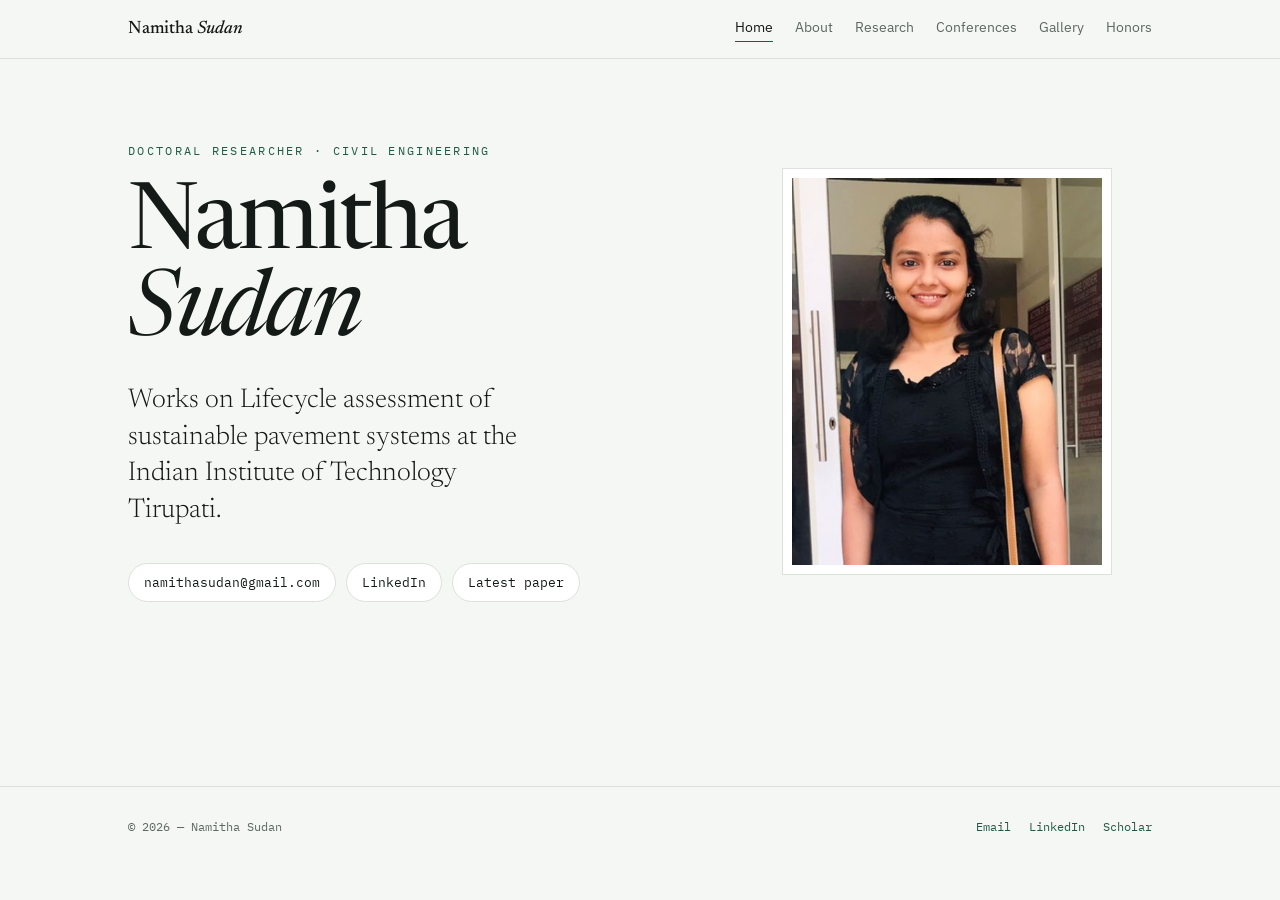
<file: index.html>
<!DOCTYPE html>
<html lang="en">
<head>
<meta charset="utf-8">
<meta name="viewport" content="width=device-width, initial-scale=1">
<title>Namitha Sudan — Pavement Lifecycle Assessment Research</title>
<meta name="description" content="Namitha Sudan — doctoral researcher in civil engineering working on lifecycle assessment of sustainable pavement systems, pervious concrete and end-of-life tyre recycling.">
<meta property="og:title" content="Namitha Sudan">
<meta property="og:description" content="Doctoral researcher in civil engineering — lifecycle assessment of sustainable pavement systems.">
<meta property="og:type" content="website">
<link rel="preconnect" href="https://fonts.googleapis.com">
<link rel="preconnect" href="https://fonts.gstatic.com" crossorigin>
<link href="https://fonts.googleapis.com/css2?family=IBM+Plex+Mono:wght@400;500&family=IBM+Plex+Sans:wght@400;500;600&family=Newsreader:ital,opsz,wght@0,6..72,300..600;1,6..72,300..600&display=swap" rel="stylesheet">
<link rel="stylesheet" href="style.css">
</head>
<body>

<header class="top">
  <div class="wrap">
    <a class="sig" href="index.html">Namitha <em>Sudan</em></a>
    <nav class="menu" aria-label="Pages">
      <a href="index.html" aria-current="page">Home</a>
      <a href="about.html">About</a>
      <a href="research.html">Research</a>
      <a href="conferences.html">Conferences</a>
      <a href="gallery.html">Gallery</a>
      <a href="honors.html">Honors</a>
    </nav>
  </div>
</header>

<main class="wrap">
  <div class="hero">
    <div>
      <!-- EDIT: confirm your exact title, e.g. "Ph.D. Research Scholar" or "Project Associate" -->
      <p class="kicker">Doctoral Researcher · Civil Engineering</p>

      <h1>Namitha <em>Sudan</em></h1>

      <p class="tagline">Works on Lifecycle assessment of sustainable pavement systems at the Indian Institute of Technology Tirupati.</p>

      <ul class="links">
        <li><a href="mailto:namithasudan@gmail.com">namithasudan@gmail.com</a></li>
        <li><a href="https://www.linkedin.com/in/namitha-s-a94753147/">LinkedIn</a></li>
        <li><a href="https://doi.org/10.1016/j.resconrec.2025.108169">Latest paper</a></li>
        <!-- EDIT: add these once you have them
        <li><a href="https://orcid.org/0000-0000-0000-0000">ORCID</a></li>
        <li><a href="https://scholar.google.com/citations?user=">Scholar</a></li>
        -->
      </ul>
    </div>

    <!-- EDIT: save your photo in this folder as portrait.jpg -->
    <figure class="portrait">
      <img src="portrait.jpg" alt="Portrait of Namitha Sudan">
    </figure>
  </div>
</main>

<footer>
  <div class="wrap">
    <span>© <span class="yr">2026</span> — Namitha Sudan</span>
    <nav>
      <a href="mailto:namithasudan@gmail.com">Email</a>
      <a href="https://www.linkedin.com/in/namitha-s-a94753147/">LinkedIn</a>
      <a href="https://scholar.google.com/citations?user=CbE-fbQAAAAJ&amp;hl=en">Scholar</a>
    </nav>
  </div>
</footer>

<script>document.querySelectorAll('.yr').forEach(e=>e.textContent=new Date().getFullYear());</script>
</body>
</html>
</file>
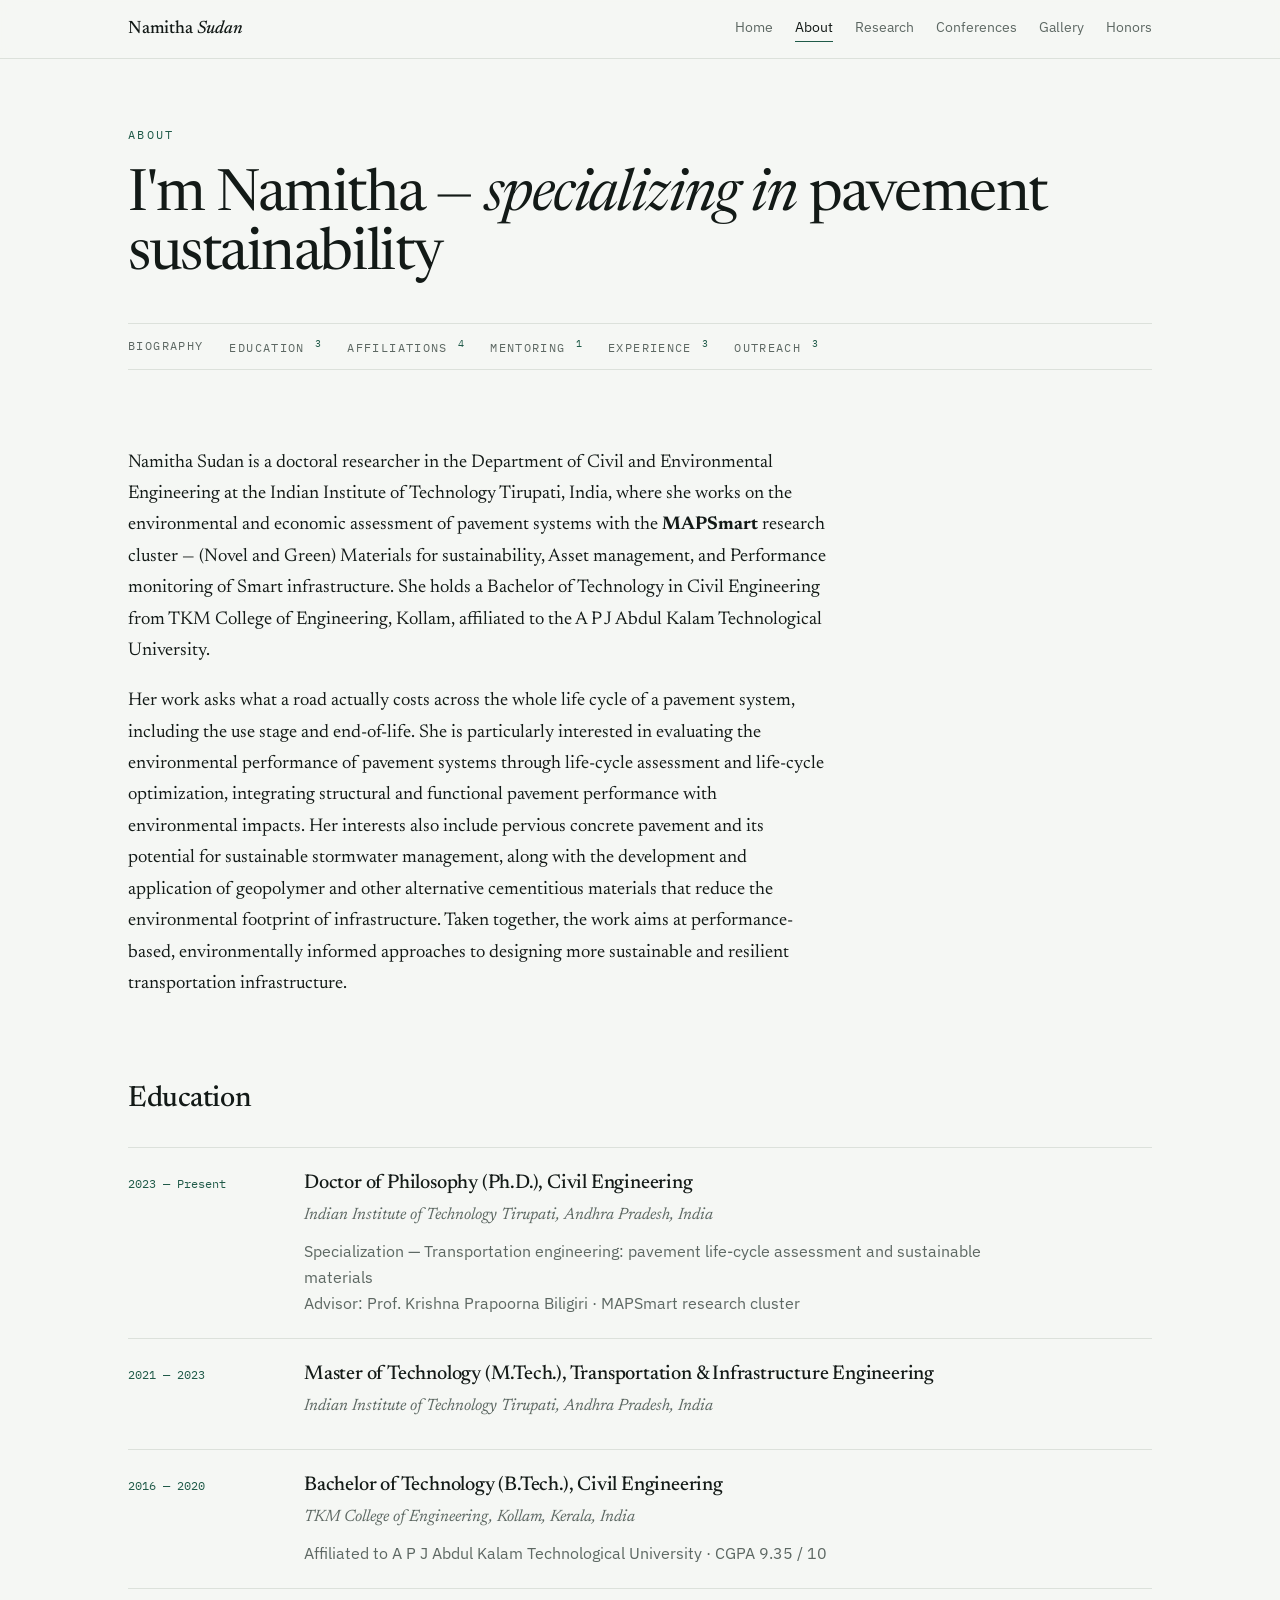
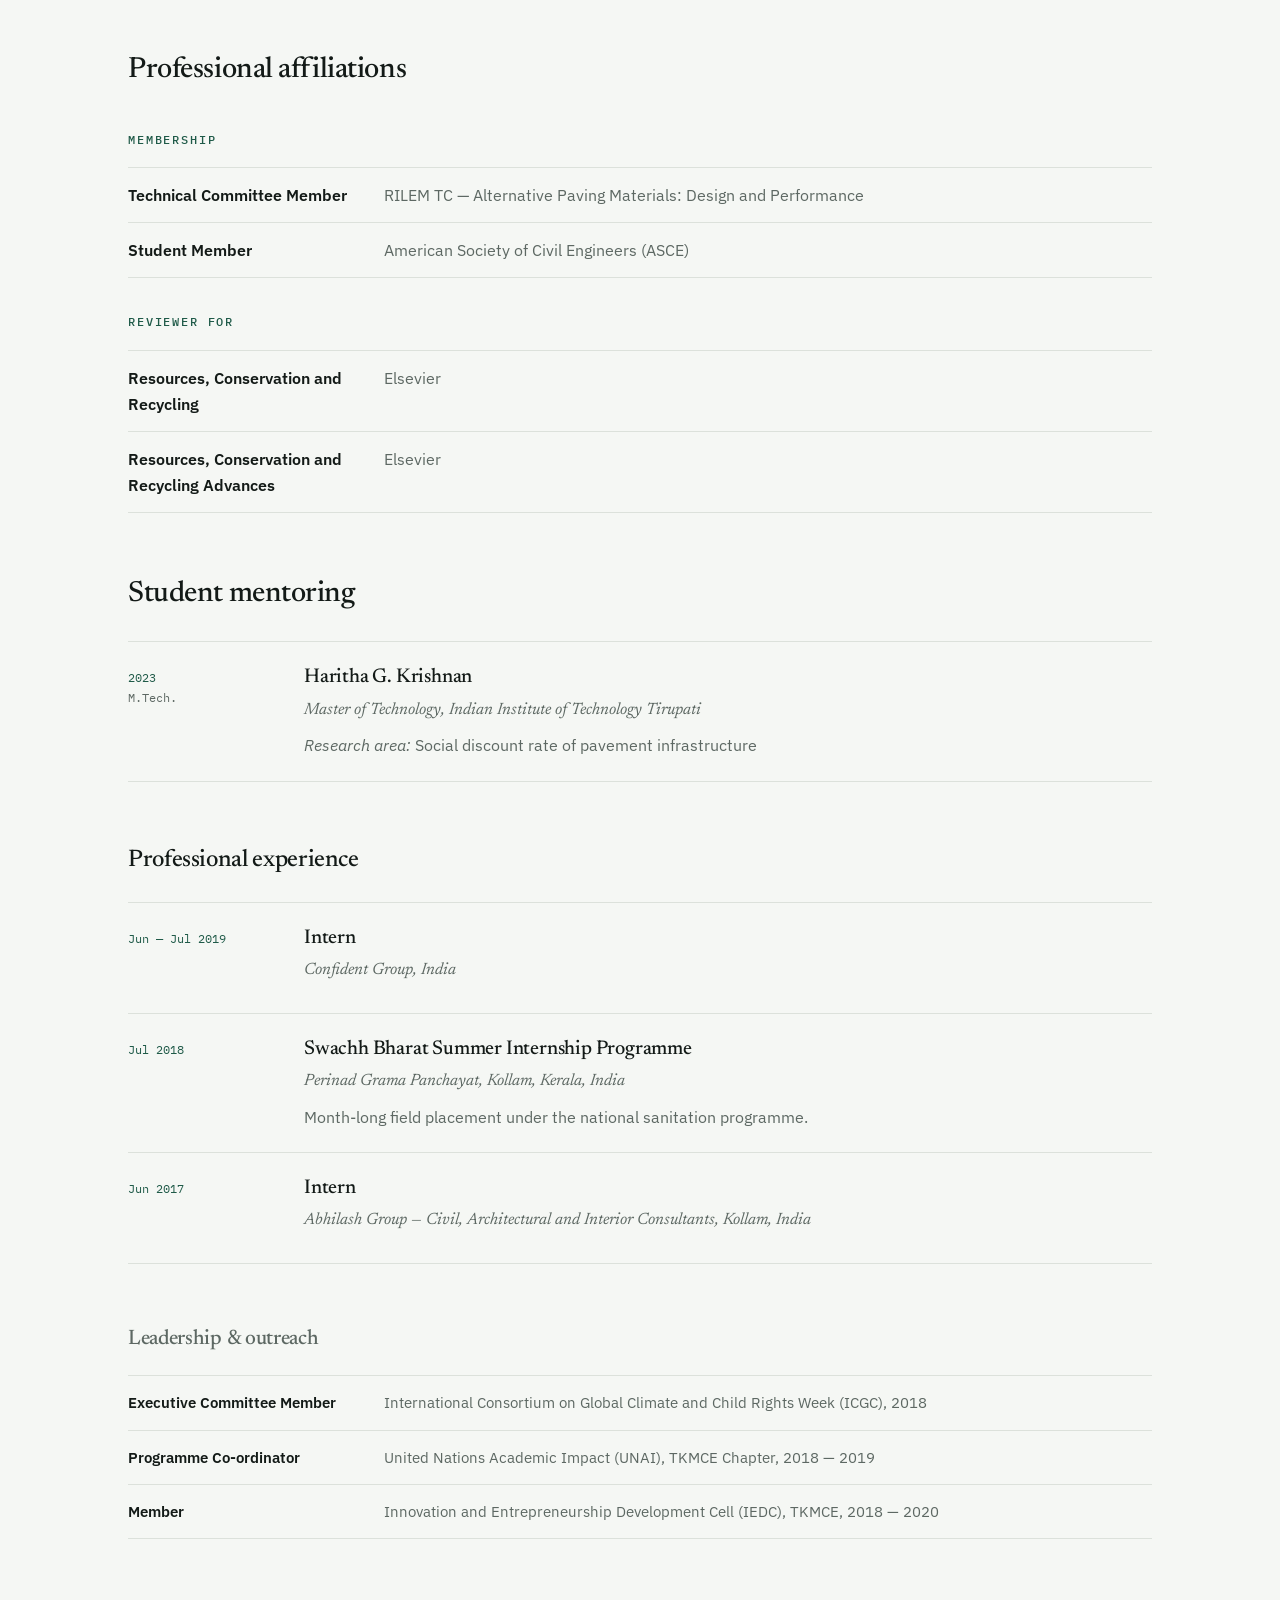
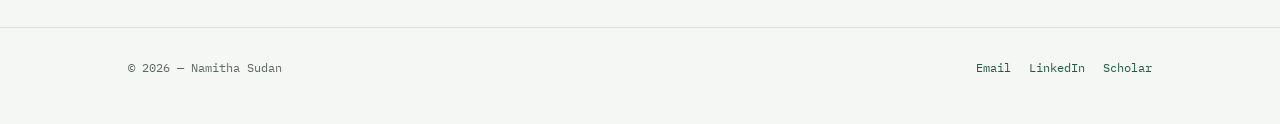
<file: about.html>
<!DOCTYPE html>
<html lang="en">
<head>
<meta charset="utf-8">
<meta name="viewport" content="width=device-width, initial-scale=1">
<title>About — Namitha Sudan</title>
<meta name="description" content="Biography, education, professional affiliations and experience of Namitha Sudan, civil engineering researcher.">
<link rel="preconnect" href="https://fonts.googleapis.com">
<link rel="preconnect" href="https://fonts.gstatic.com" crossorigin>
<link href="https://fonts.googleapis.com/css2?family=IBM+Plex+Mono:wght@400;500&family=IBM+Plex+Sans:wght@400;500;600&family=Newsreader:ital,opsz,wght@0,6..72,300..600;1,6..72,300..600&display=swap" rel="stylesheet">
<link rel="stylesheet" href="style.css">

<!-- Heading sizes graded by importance, this page only.
     .sec        = primary sections (Education, Affiliations, Mentoring)
     .sec.mid    = secondary  (Experience)
     .sec.minor  = supporting (Leadership & outreach) -->
<style>
  h3.sec{font-size:29px}
  h3.sec.mid{font-size:24px}
  h3.sec.minor{font-size:21px;color:var(--graphite)}
  .sec.minor + .pairs li{font-size:15px}
</style>
</head>
<body>

<header class="top">
  <div class="wrap">
    <a class="sig" href="index.html">Namitha <em>Sudan</em></a>
    <nav class="menu" aria-label="Pages">
      <a href="index.html">Home</a>
      <a href="about.html" aria-current="page">About</a>
      <a href="research.html">Research</a>
      <a href="conferences.html">Conferences</a>
      <a href="gallery.html">Gallery</a>
      <a href="honors.html">Honors</a>
    </nav>
  </div>
</header>

<main class="wrap">
  <div class="pagehead">
    <p class="kicker">About</p>
    <h2 class="title">I'm Namitha — <em>specializing in</em> pavement sustainability</h2>

    <nav class="contents" aria-label="On this page">
      <a href="#bio">Biography</a>
      <a href="#education">Education <sup>3</sup></a>
      <a href="#affiliations">Affiliations <sup>4</sup></a>
      <a href="#mentoring">Mentoring <sup>1</sup></a>
      <a href="#experience">Experience <sup>3</sup></a>
      <a href="#outreach">Outreach <sup>3</sup></a>
    </nav>
  </div>

  <section id="bio" class="prose">
    <p>Namitha Sudan is a doctoral researcher in the Department of Civil and Environmental Engineering at the Indian Institute of Technology Tirupati, India, where she works on the environmental and economic assessment of pavement systems with the <strong>MAPSmart</strong> research cluster — (Novel and Green) Materials for sustainability, Asset management, and Performance monitoring of Smart infrastructure. She holds a Bachelor of Technology in Civil Engineering from TKM College of Engineering, Kollam, affiliated to the A P J Abdul Kalam Technological University.</p>
    <p>Her work asks what a road actually costs across the whole life cycle of a pavement system, including the use stage and end-of-life. She is particularly interested in evaluating the environmental performance of pavement systems through life-cycle assessment and life-cycle optimization, integrating structural and functional pavement performance with environmental impacts. Her interests also include pervious concrete pavement and its potential for sustainable stormwater management, along with the development and application of geopolymer and other alternative cementitious materials that reduce the environmental footprint of infrastructure. Taken together, the work aims at performance-based, environmentally informed approaches to designing more sustainable and resilient transportation infrastructure.</p>
  </section>

  <!-- ============ EDUCATION ============ -->
  <section id="education">
    <h3 class="sec">Education</h3>
    <ul class="entries">
      <li>
        <div class="meta">2023 — Present</div>
        <div class="body">
          <h5>Doctor of Philosophy (Ph.D.), Civil Engineering</h5>
          <p class="where">Indian Institute of Technology Tirupati, Andhra Pradesh, India</p>
          <p class="note">Specialization — Transportation engineering: pavement life-cycle assessment and sustainable materials<br>Advisor: Prof. Krishna Prapoorna Biligiri · MAPSmart research cluster</p>
        </div>
      </li>
      <li>
        <div class="meta">2021 — 2023</div>
        <div class="body">
          <h5>Master of Technology (M.Tech.), Transportation &amp; Infrastructure Engineering</h5>
          <p class="where">Indian Institute of Technology Tirupati, Andhra Pradesh, India</p>
        </div>
      </li>
      <li>
        <div class="meta">2016 — 2020</div>
        <div class="body">
          <h5>Bachelor of Technology (B.Tech.), Civil Engineering</h5>
          <p class="where">TKM College of Engineering, Kollam, Kerala, India</p>
          <p class="note">Affiliated to A P J Abdul Kalam Technological University · CGPA 9.35 / 10</p>
        </div>
      </li>
    </ul>
  </section>

  <!-- ============ PROFESSIONAL AFFILIATIONS ============ -->
  <section id="affiliations">
    <h3 class="sec">Professional affiliations</h3>

    <h4 class="sub">Membership</h4>
    <ul class="pairs">
      <li><strong>Technical Committee Member</strong> <span>RILEM TC — Alternative Paving Materials: Design and Performance</span></li>
      <li><strong>Student Member</strong> <span>American Society of Civil Engineers (ASCE)</span></li>
    </ul>

    <h4 class="sub">Reviewer for</h4>
    <ul class="pairs">
      <li><strong>Resources, Conservation and Recycling</strong> <span>Elsevier</span></li>
      <li><strong>Resources, Conservation and Recycling Advances</strong> <span>Elsevier</span></li>
    </ul>
  </section>

  <!-- ============ STUDENT MENTORING ============ -->
  <section id="mentoring">
    <h3 class="sec">Student mentoring</h3>
    <ul class="entries">
      <li>
        <div class="meta">2023<span>M.Tech.</span></div>
        <div class="body">
          <h5>Haritha G. Krishnan</h5>
          <p class="where">Master of Technology, Indian Institute of Technology Tirupati</p>
          <p class="note"><em>Research area:</em> Social discount rate of pavement infrastructure</p>
        </div>
      </li>
    </ul>
  </section>

  <!-- ============ PROFESSIONAL EXPERIENCE ============ -->
  <section id="experience">
    <h3 class="sec mid">Professional experience</h3>
    <ul class="entries">
      <li>
        <div class="meta">Jun — Jul 2019</div>
        <div class="body">
          <h5>Intern</h5>
          <p class="where">Confident Group, India</p>
        </div>
      </li>
      <li>
        <div class="meta">Jul 2018</div>
        <div class="body">
          <h5>Swachh Bharat Summer Internship Programme</h5>
          <p class="where">Perinad Grama Panchayat, Kollam, Kerala, India</p>
          <p class="note">Month-long field placement under the national sanitation programme.</p>
        </div>
      </li>
      <li>
        <div class="meta">Jun 2017</div>
        <div class="body">
          <h5>Intern</h5>
          <p class="where">Abhilash Group — Civil, Architectural and Interior Consultants, Kollam, India</p>
        </div>
      </li>
    </ul>
  </section>

  <!-- ============ LEADERSHIP & OUTREACH ============ -->
  <section id="outreach">
    <h3 class="sec minor">Leadership &amp; outreach</h3>
    <ul class="pairs">
      <li><strong>Executive Committee Member</strong> <span>International Consortium on Global Climate and Child Rights Week (ICGC), 2018</span></li>
      <li><strong>Programme Co-ordinator</strong> <span>United Nations Academic Impact (UNAI), TKMCE Chapter, 2018 — 2019</span></li>
      <li><strong>Member</strong> <span>Innovation and Entrepreneurship Development Cell (IEDC), TKMCE, 2018 — 2020</span></li>
    </ul>
  </section>
</main>

<footer>
  <div class="wrap">
    <span>© <span class="yr">2026</span> — Namitha Sudan</span>
    <nav>
      <a href="mailto:namithasudan@gmail.com">Email</a>
      <a href="https://www.linkedin.com/in/namitha-s-a94753147/">LinkedIn</a>
      <a href="https://scholar.google.com/citations?user=CbE-fbQAAAAJ&amp;hl=en">Scholar</a>
    </nav>
  </div>
</footer>

<script>document.querySelectorAll('.yr').forEach(e=>e.textContent=new Date().getFullYear());</script>
</body>
</html>
</file>
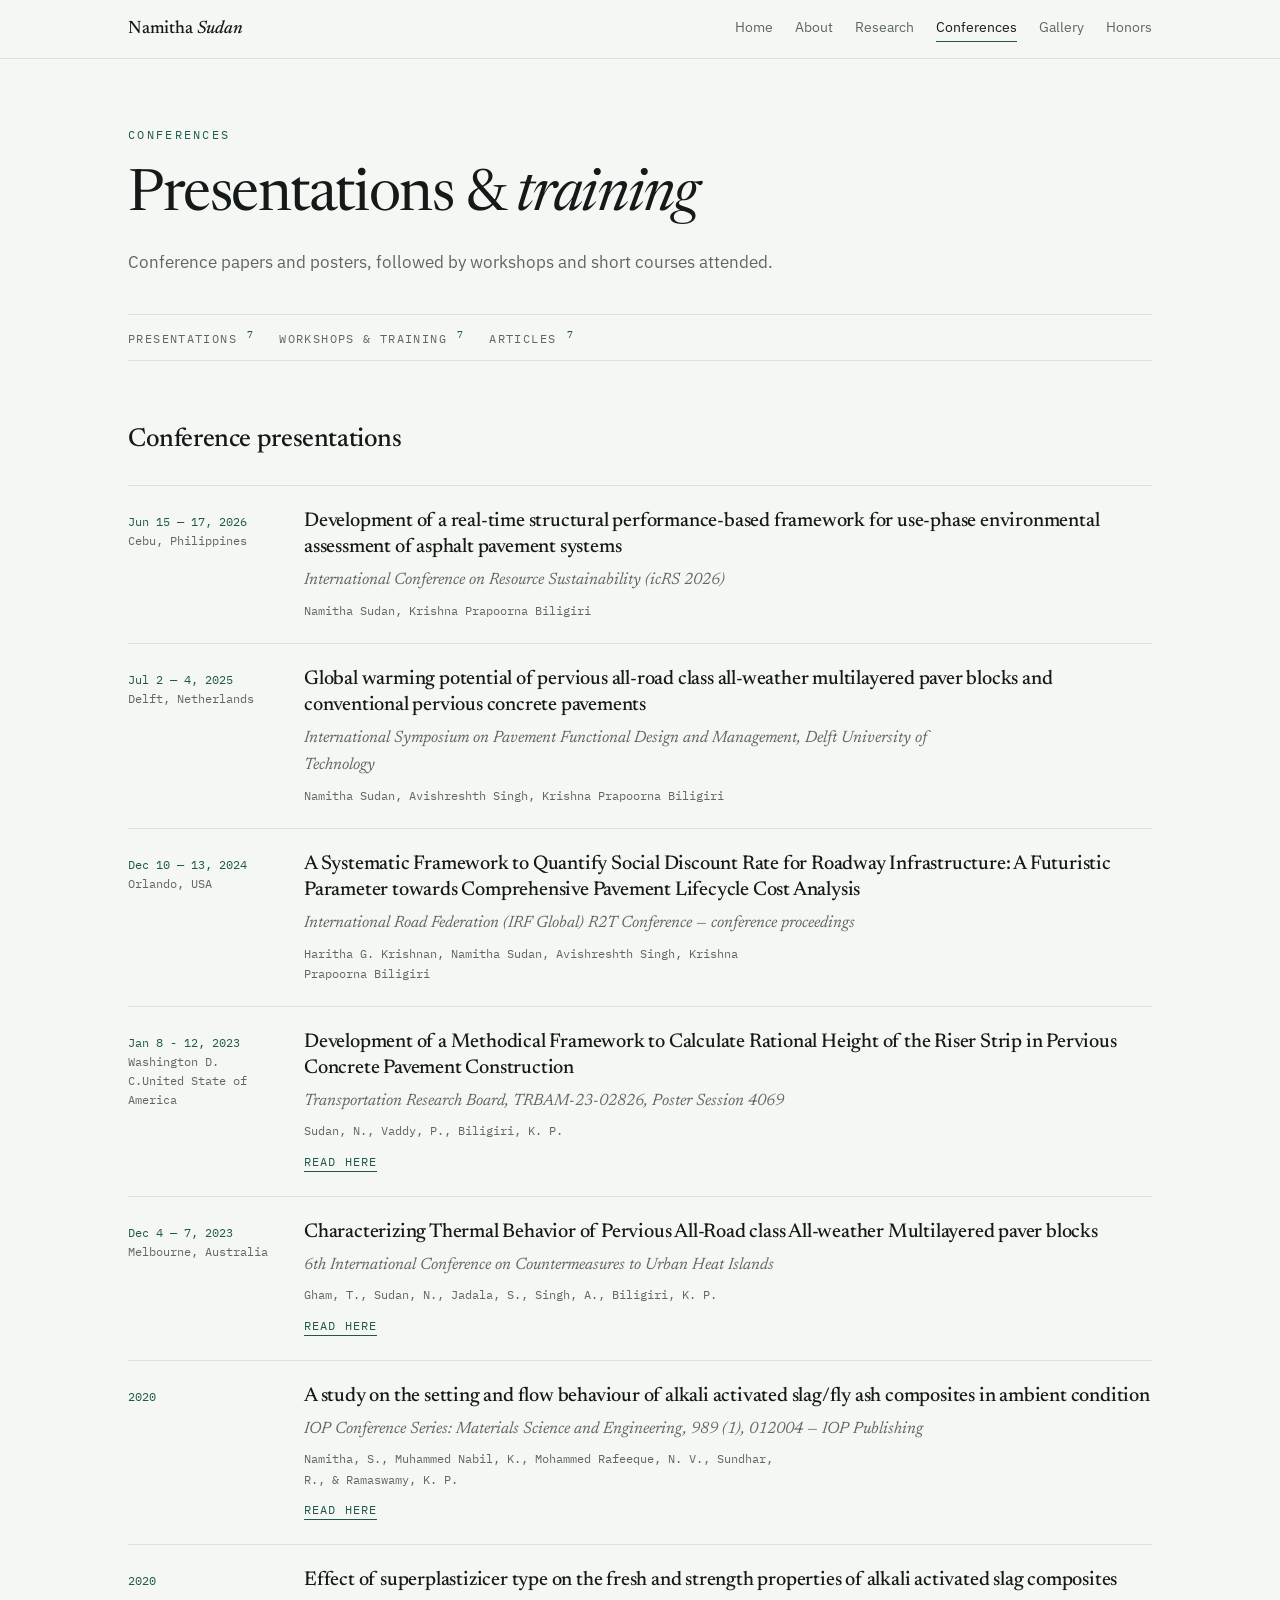
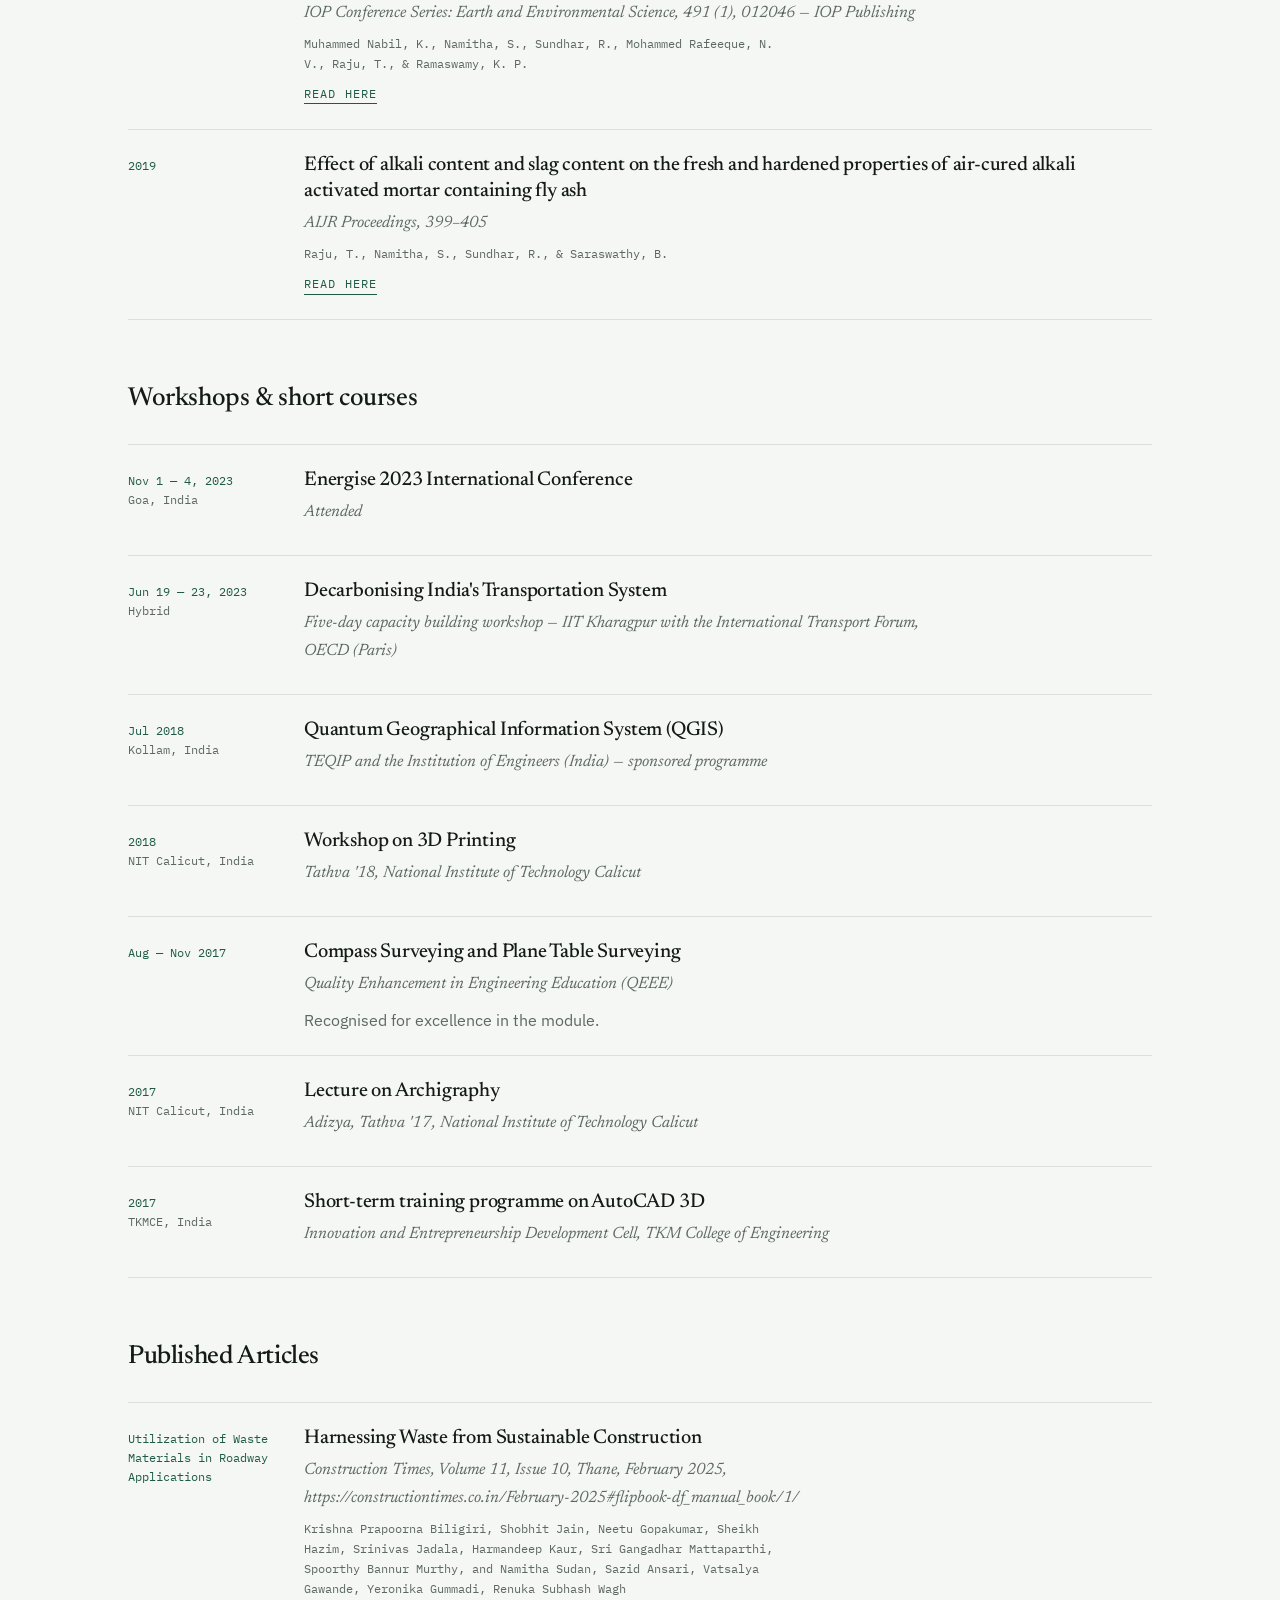
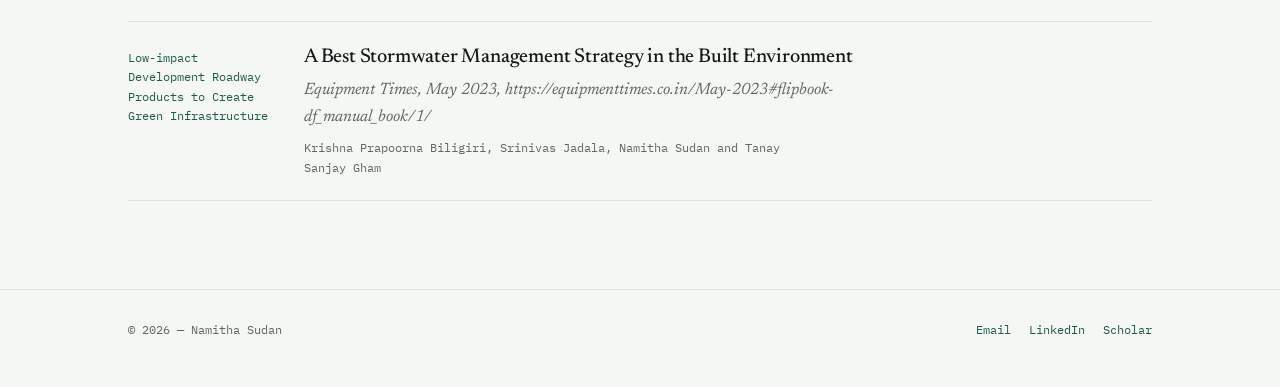
<file: conferences.html>
<!DOCTYPE html>
<html lang="en">
<head>
<meta charset="utf-8">
<meta name="viewport" content="width=device-width, initial-scale=1">
<title>Conferences — Namitha Sudan</title>
<meta name="description" content="Conference presentations, workshops and training programmes attended by Namitha Sudan.">
<link rel="preconnect" href="https://fonts.googleapis.com">
<link rel="preconnect" href="https://fonts.gstatic.com" crossorigin>
<link href="https://fonts.googleapis.com/css2?family=IBM+Plex+Mono:wght@400;500&family=IBM+Plex+Sans:wght@400;500;600&family=Newsreader:ital,opsz,wght@0,6..72,300..600;1,6..72,300..600&display=swap" rel="stylesheet">
<link rel="stylesheet" href="style.css">
</head>
<body>

<header class="top">
  <div class="wrap">
    <a class="sig" href="index.html">Namitha <em>Sudan</em></a>
    <nav class="menu" aria-label="Pages">
      <a href="index.html">Home</a>
      <a href="about.html">About</a>
      <a href="research.html">Research</a>
      <a href="conferences.html" aria-current="page">Conferences</a>
      <a href="gallery.html">Gallery</a>
      <a href="honors.html">Honors</a>
    </nav>
  </div>
</header>

<main class="wrap">
  <div class="pagehead">
    <p class="kicker">Conferences</p>
    <h2 class="title">Presentations &amp; <em>training</em></h2>
    <p class="intro">Conference papers and posters, followed by workshops and short courses attended.</p>

    <nav class="contents" aria-label="On this page">
      <a href="#presentations">Presentations <sup>7</sup></a>
      <a href="#training">Workshops &amp; training <sup>7</sup></a>
      <a href="#Articles"> Articles <sup>7</sup></a>
    </nav>
  </div>

  <section id="presentations">
    <h3 class="sec">Conference presentations</h3>
    <ul class="entries">
      <li>
        <div class="meta">Jun 15 — 17, 2026<span>Cebu, Philippines</span></div>
        <div class="body">
          <h5>Development of a real-time structural performance-based framework for use-phase environmental assessment of asphalt pavement systems</h5>
          <p class="where">International Conference on Resource Sustainability (icRS 2026)</p>
          <p class="who">Namitha Sudan, Krishna Prapoorna Biligiri</p>
        </div>
      </li>
      <li>
        <div class="meta">Jul 2 — 4, 2025<span>Delft, Netherlands</span></div>
        <div class="body">
          <h5>Global warming potential of pervious all-road class all-weather multilayered paver blocks and conventional pervious concrete pavements</h5>
          <p class="where">International Symposium on Pavement Functional Design and Management, Delft University of Technology</p>
          <p class="who">Namitha Sudan, Avishreshth Singh, Krishna Prapoorna Biligiri</p>
        </div>
      </li>
      <li>
        <div class="meta">Dec 10 — 13, 2024<span>Orlando, USA</span></div>
        <div class="body">
          <h5>A Systematic Framework to Quantify Social Discount Rate for Roadway Infrastructure: A Futuristic Parameter towards Comprehensive Pavement Lifecycle Cost Analysis</h5>
          <p class="where">International Road Federation (IRF Global) R2T Conference — conference proceedings</p>
          <p class="who">Haritha G. Krishnan, Namitha Sudan, Avishreshth Singh, Krishna Prapoorna Biligiri</p>
        </div>
      </li>
      <li>
        <div class="meta">Jan 8 - 12, 2023<span>Washington D. C.United State of America</span></div>
        <div class="body">
          <h5>Development of a Methodical Framework to Calculate Rational Height of the Riser Strip in Pervious Concrete Pavement Construction</h5>
          <p class="where">Transportation Research Board, TRBAM-23-02826, Poster Session 4069</p>
          <p class="who">Sudan, N., Vaddy, P., Biligiri, K. P.</p>
          <a class="read" href="https://annualmeeting.mytrb.org/OnlineProgramArchive/Details/19046">Read here</a>
        </div>
      </li>
      <li>
        <div class="meta">Dec 4 — 7, 2023<span>Melbourne, Australia</span></div>
        <div class="body">
          <h5>Characterizing Thermal Behavior of Pervious All-Road class All-weather Multilayered paver blocks</h5>
          <p class="where">6th International Conference on Countermeasures to Urban Heat Islands</p>
          <p class="who">Gham, T., Sudan, N., Jadala, S., Singh, A., Biligiri, K. P.</p>
          <a class="read" href="https://research.tudelft.nl/en/publications/characterizing-thermal-behavior-of-pervious-all-road-class-all-we">Read here</a>
        </div>
      </li>

      
      <li>
        <div class="meta">2020</div>
        <div class="body">
          <h5>A study on the setting and flow behaviour of alkali activated slag/fly ash composites in ambient condition</h5>
          <p class="where">IOP Conference Series: Materials Science and Engineering, 989 (1), 012004 — IOP Publishing</p>
          <p class="who">Namitha, S., Muhammed Nabil, K., Mohammed Rafeeque, N. V., Sundhar, R., &amp; Ramaswamy, K. P.</p>
          <a class="read" href="https://scholar.google.com/citations?view_op=view_citation&amp;hl=en&amp;user=CbE-fbQAAAAJ&amp;citation_for_view=CbE-fbQAAAAJ:u5HHmVD_uO8C">Read here</a>
        </div>
      </li>
      <li>
        <div class="meta">2020</div>
        <div class="body">
          <h5>Effect of superplastizicer type on the fresh and strength properties of alkali activated slag composites</h5>
          <p class="where">IOP Conference Series: Earth and Environmental Science, 491 (1), 012046 — IOP Publishing</p>
          <p class="who">Muhammed Nabil, K., Namitha, S., Sundhar, R., Mohammed Rafeeque, N. V., Raju, T., &amp; Ramaswamy, K. P.</p>
          <a class="read" href="https://iopscience.iop.org/article/10.1088/1755-1315/491/1/012046/meta">Read here</a>
        </div>
      </li>
      <li>
        <!-- EDIT: confirm the year of the AIJR paper -->
        <div class="meta">2019</div>
        <div class="body">
          <h5>Effect of alkali content and slag content on the fresh and hardened properties of air-cured alkali activated mortar containing fly ash</h5>
          <p class="where">AIJR Proceedings, 399–405</p>
          <p class="who">Raju, T., Namitha, S., Sundhar, R., &amp; Saraswathy, B.</p>
          <a class="read" href="https://scholar.google.com/citations?view_op=view_citation&amp;hl=en&amp;user=CbE-fbQAAAAJ&amp;citation_for_view=CbE-fbQAAAAJ:d1gkVwhDpl0C">Read here</a>
        </div>
      </li>
    </ul>
  </section>

  <section id="training">
    <h3 class="sec">Workshops &amp; short courses</h3>
    <ul class="entries">
      <li>
        <div class="meta">Nov 1 — 4, 2023<span>Goa, India</span></div>
        <div class="body">
          <h5>Energise 2023 International Conference</h5>
          <p class="where">Attended</p>
        </div>
      </li>
      <li>
        <div class="meta">Jun 19 — 23, 2023<span>Hybrid</span></div>
        <div class="body">
          <h5>Decarbonising India's Transportation System</h5>
          <p class="where">Five-day capacity building workshop — IIT Kharagpur with the International Transport Forum, OECD (Paris)</p>
        </div>
      </li>
      <li>
        <div class="meta">Jul 2018<span>Kollam, India</span></div>
        <div class="body">
          <h5>Quantum Geographical Information System (QGIS)</h5>
          <p class="where">TEQIP and the Institution of Engineers (India) — sponsored programme</p>
        </div>
      </li>
      <li>
        <div class="meta">2018<span>NIT Calicut, India</span></div>
        <div class="body">
          <h5>Workshop on 3D Printing</h5>
          <p class="where">Tathva '18, National Institute of Technology Calicut</p>
        </div>
      </li>
      <li>
        <div class="meta">Aug — Nov 2017</div>
        <div class="body">
          <h5>Compass Surveying and Plane Table Surveying</h5>
          <p class="where">Quality Enhancement in Engineering Education (QEEE)</p>
          <p class="note">Recognised for excellence in the module.</p>
        </div>
      </li>
      <li>
        <div class="meta">2017<span>NIT Calicut, India</span></div>
        <div class="body">
          <h5>Lecture on Archigraphy</h5>
          <p class="where">Adizya, Tathva '17, National Institute of Technology Calicut</p>
        </div>
      </li>
      <li>
        <div class="meta">2017<span>TKMCE, India</span></div>
        <div class="body">
          <h5>Short-term training programme on AutoCAD 3D</h5>
          <p class="where">Innovation and Entrepreneurship Development Cell, TKM College of Engineering</p>
        </div>
      </li>
    </ul>
  </section>
   <section id="Articles">
    <h3 class="sec">Published Articles</h3>
    <ul class="entries">
      <li>
        <div class="meta"> Utilization of Waste Materials in Roadway Applications</div>
        <div class="body">
          <h5>Harnessing Waste from Sustainable Construction </h5>
          <p class="where">Construction Times, Volume 11, Issue 10, Thane, February 2025, https://constructiontimes.co.in/February-2025#flipbook-df_manual_book/1/</p>
          <p class="who">Krishna Prapoorna Biligiri, Shobhit Jain, Neetu Gopakumar, Sheikh Hazim, Srinivas Jadala, Harmandeep Kaur, Sri Gangadhar Mattaparthi, Spoorthy Bannur Murthy, and Namitha Sudan, Sazid Ansari, Vatsalya Gawande, Yeronika Gummadi, Renuka Subhash Wagh</p>
        </div>
      </li>
      <li>
        <div class="meta"> Low-impact Development Roadway Products to Create Green Infrastructure </div>
        <div class="body">
          <h5> A Best Stormwater Management Strategy in the Built Environment</h5>
          <p class="where">Equipment Times, May 2023, https://equipmenttimes.co.in/May-2023#flipbook-df_manual_book/1/</p>
          <p class="who">Krishna Prapoorna Biligiri, Srinivas Jadala, Namitha Sudan and Tanay Sanjay Gham </p>
        </div>
      </li>
</main>

<footer>
  <div class="wrap">
    <span>© <span class="yr">2026</span> — Namitha Sudan</span>
    <nav>
      <a href="mailto:namithasudan@gmail.com">Email</a>
      <a href="https://www.linkedin.com/in/namitha-s-a94753147/">LinkedIn</a>
      <a href="https://scholar.google.com/citations?user=CbE-fbQAAAAJ&amp;hl=en">Scholar</a>
    </nav>
  </div>
</footer>

<script>document.querySelectorAll('.yr').forEach(e=>e.textContent=new Date().getFullYear());</script>
</body>
</html>
</file>
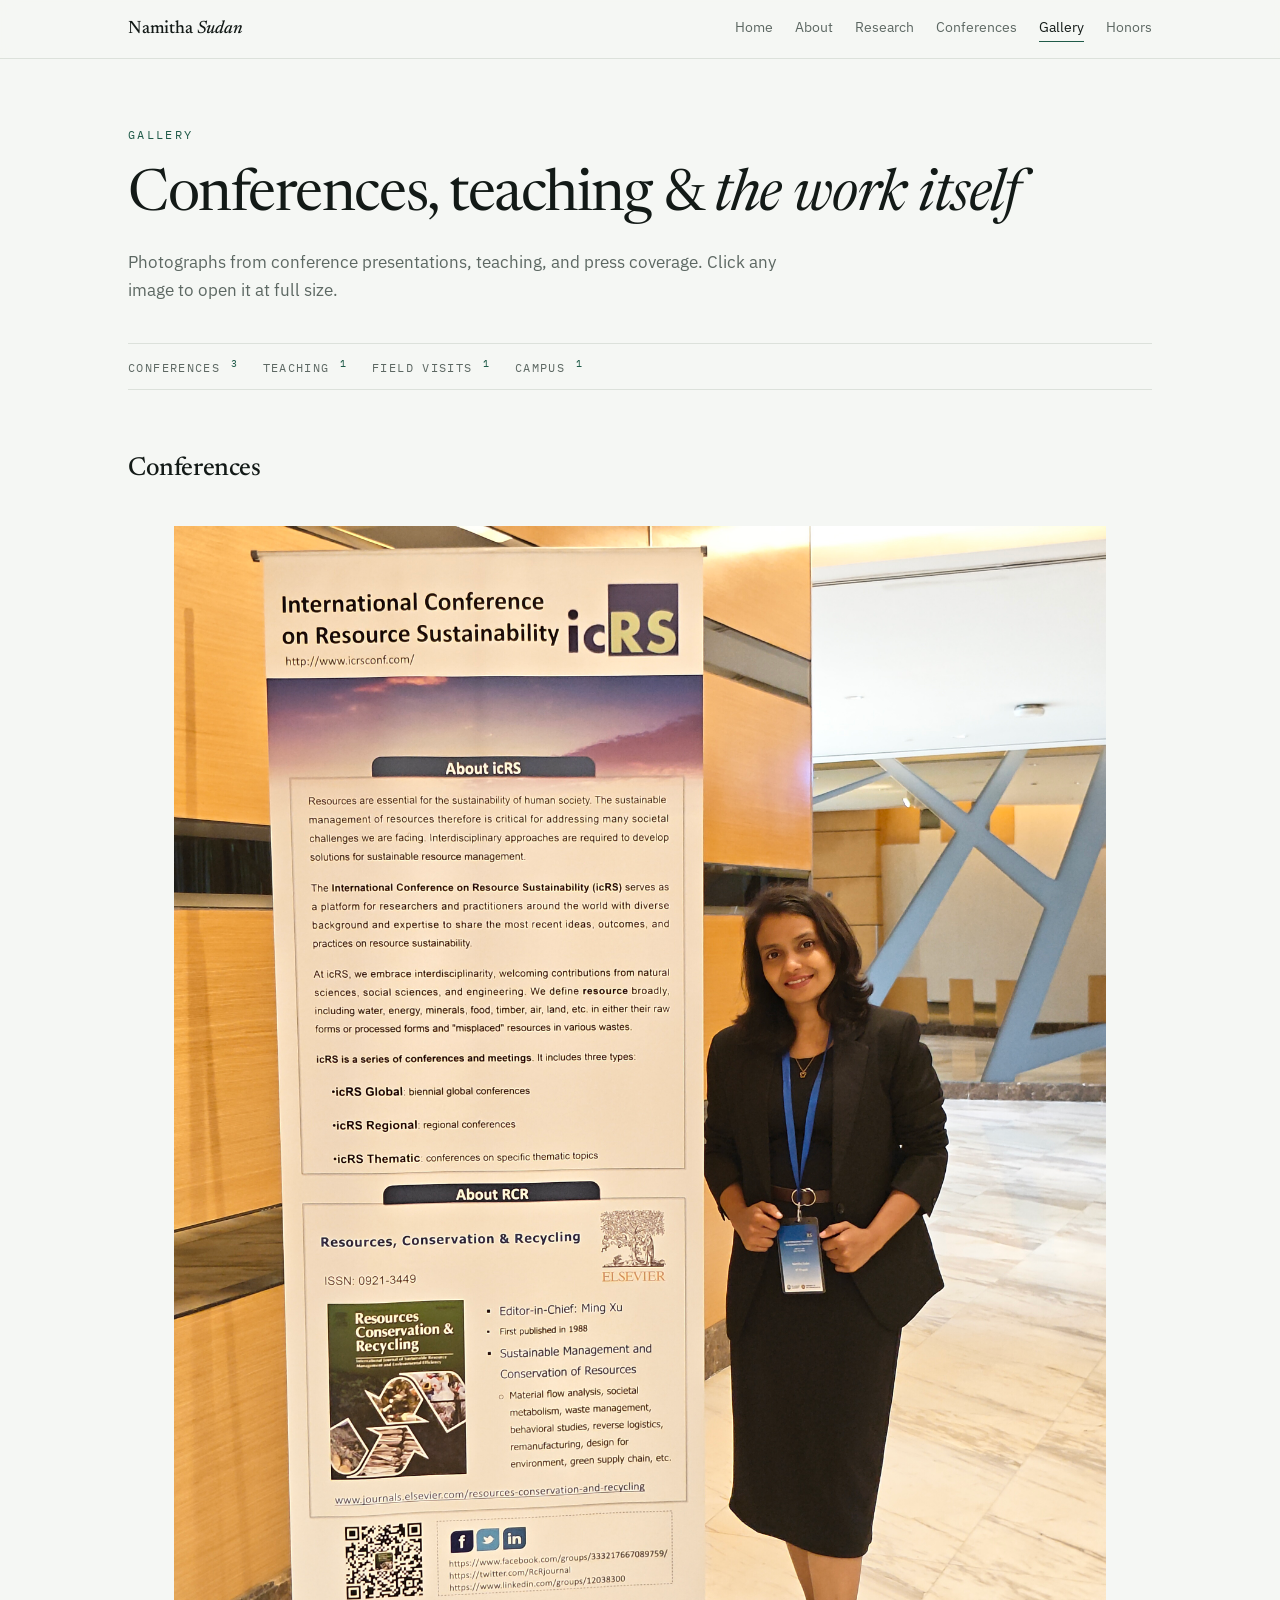
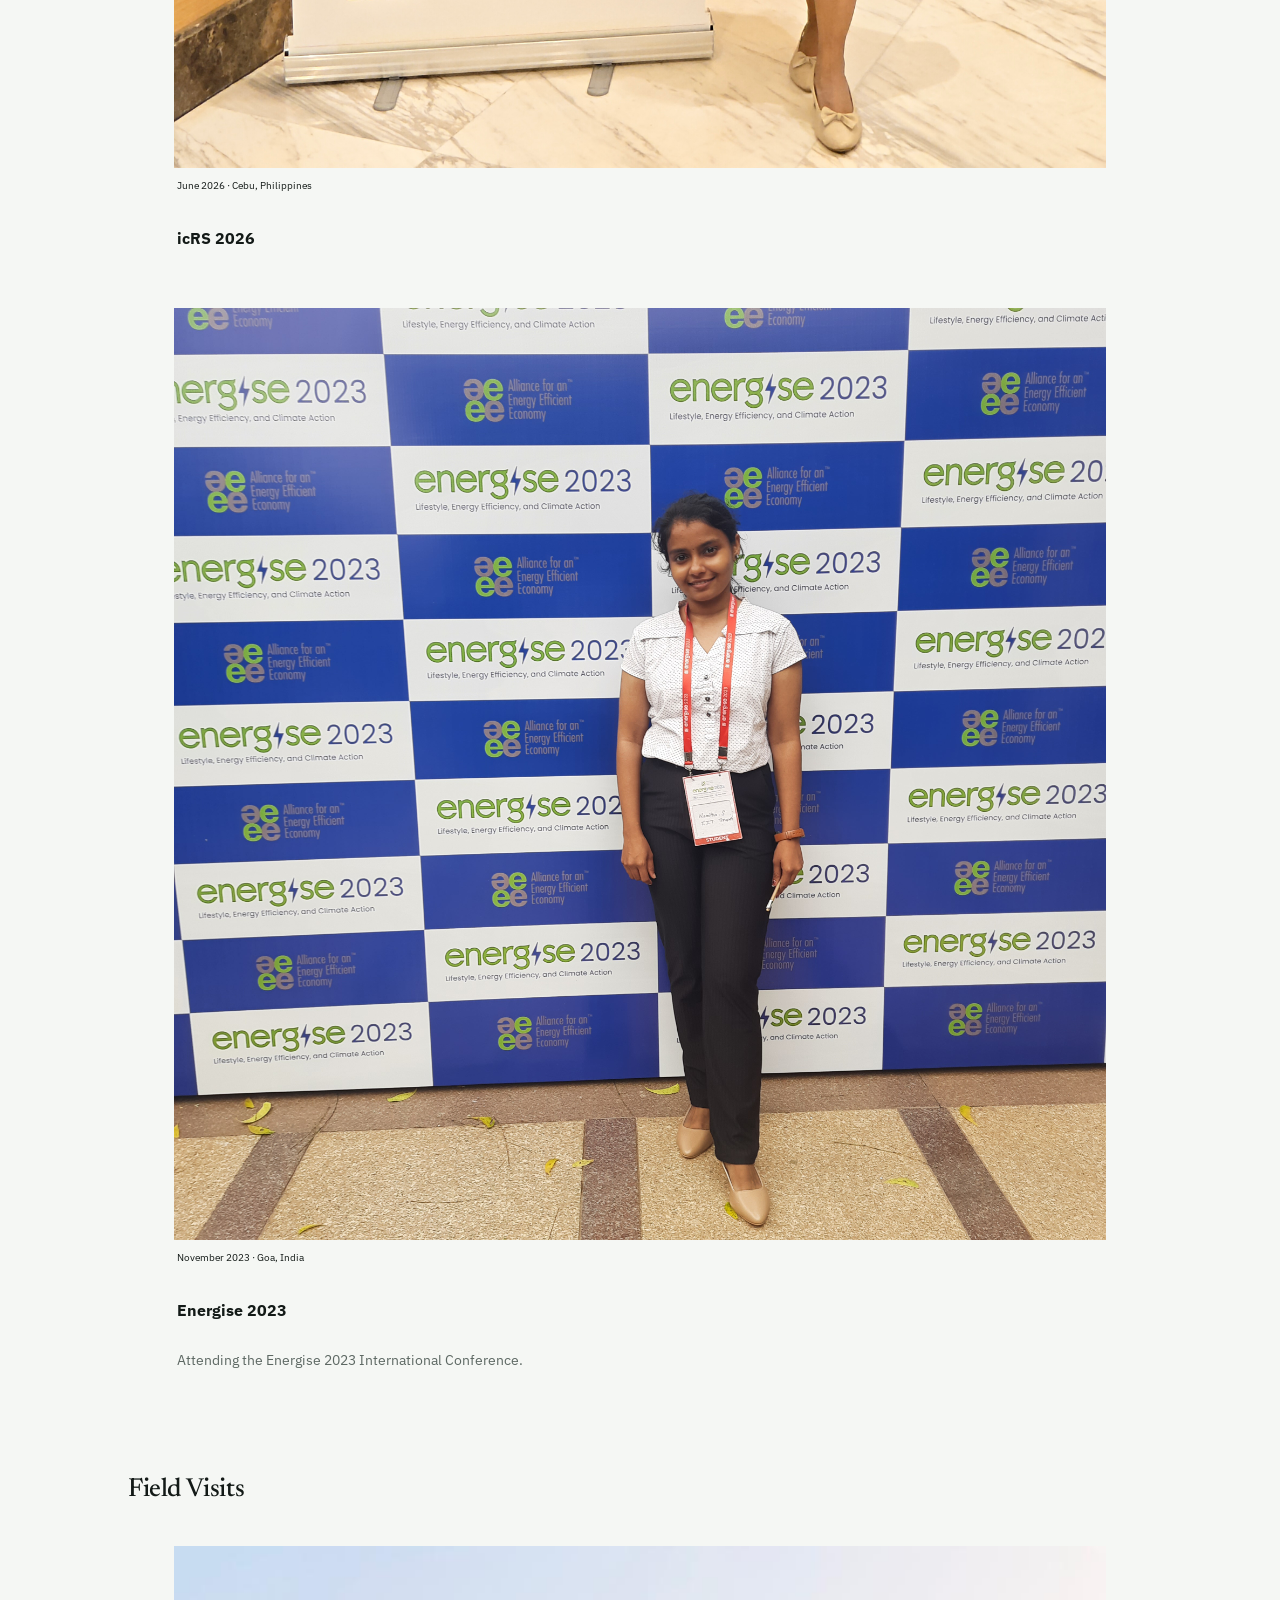
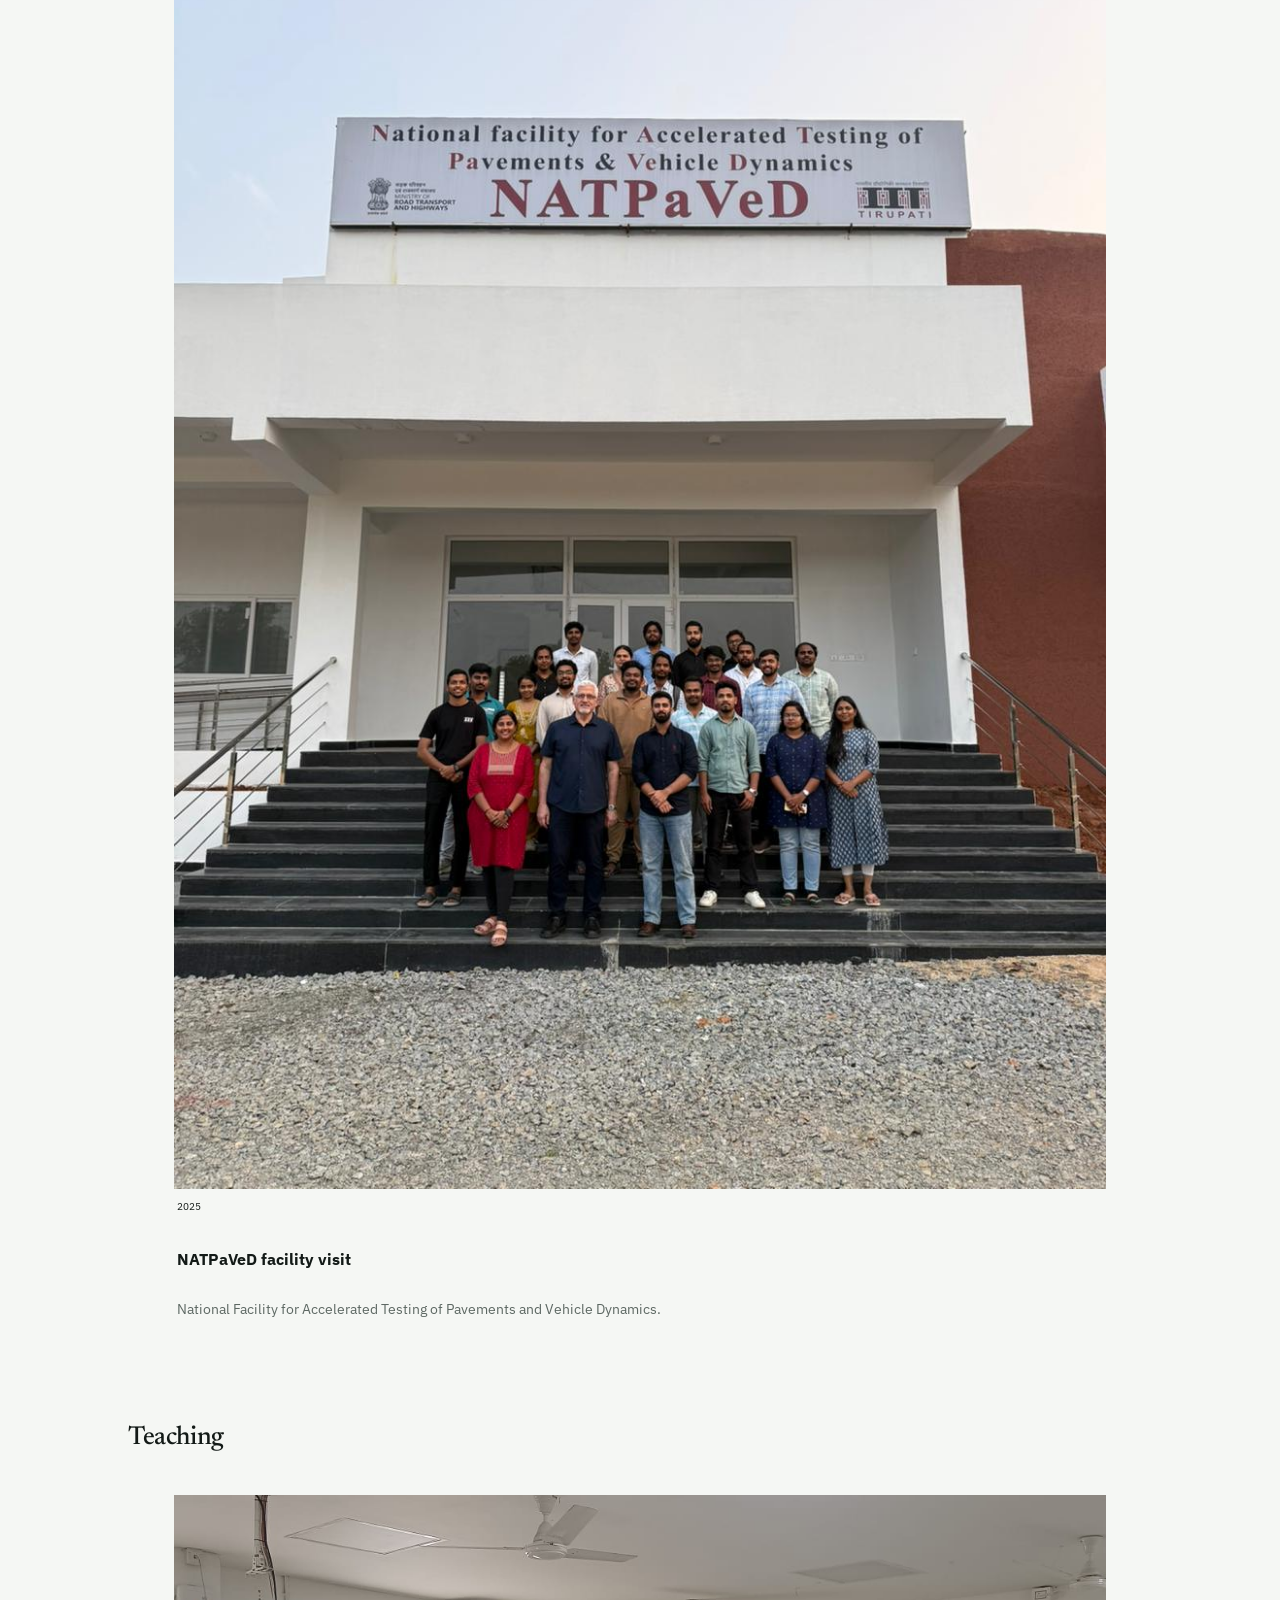
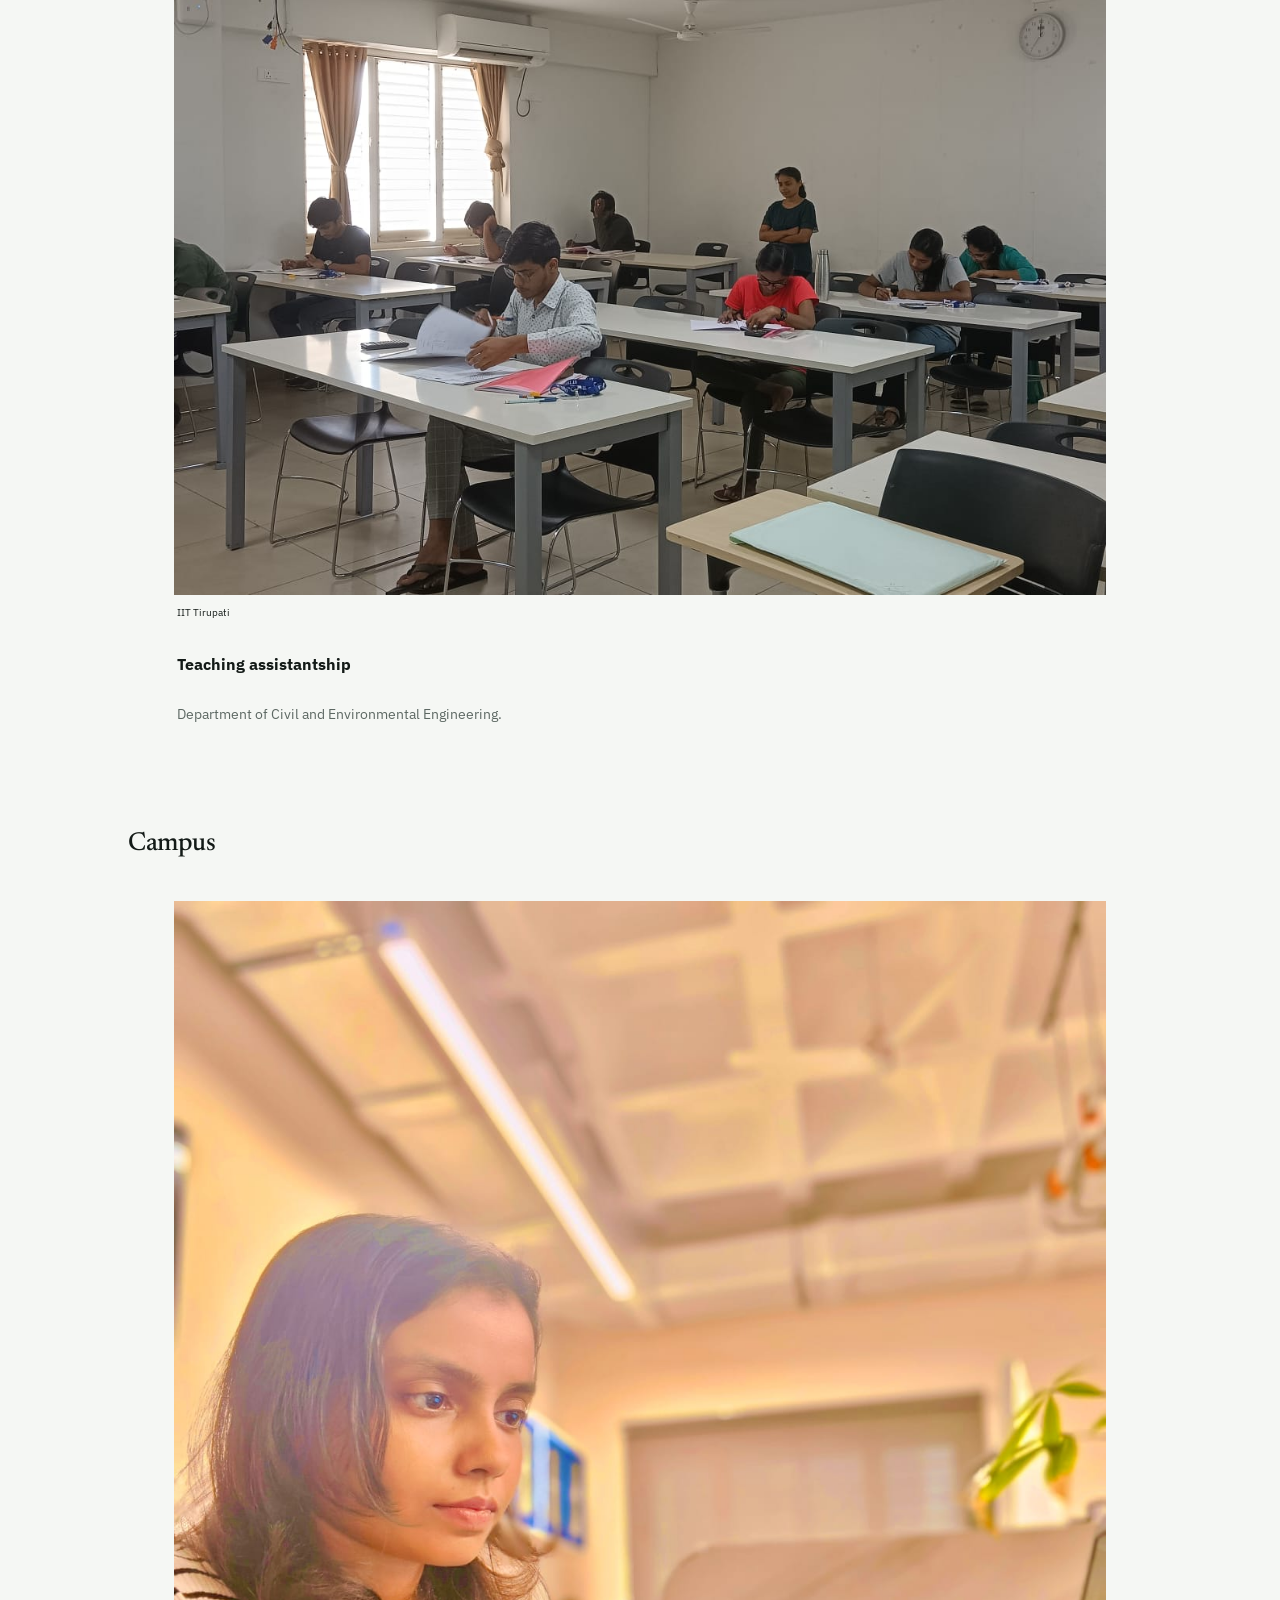
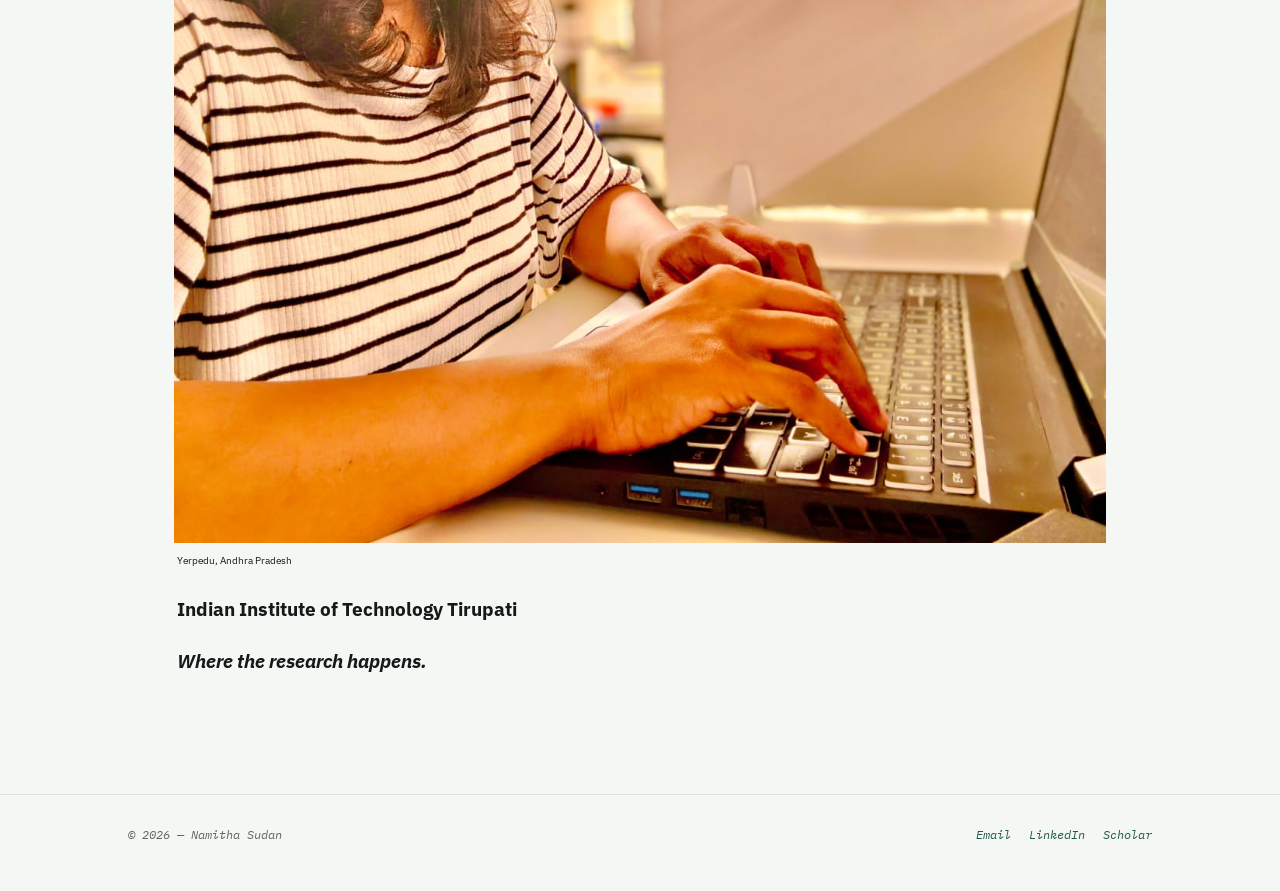
<file: gallery.html>
<!DOCTYPE html>
<html lang="en">
<head>
<meta charset="utf-8">
<meta name="viewport" content="width=device-width, initial-scale=1">
<title>Gallery — Namitha Sudan</title>
<meta name="description" content="Photographs from conferences, teaching and research work of Namitha Sudan.">
<link rel="preconnect" href="https://fonts.googleapis.com">
<link rel="preconnect" href="https://fonts.gstatic.com" crossorigin>
<link href="https://fonts.googleapis.com/css2?family=IBM+Plex+Mono:wght@400;500&family=IBM+Plex+Sans:wght@400;500;600&family=Newsreader:ital,opsz,wght@0,6..72,300..600;1,6..72,300..600&display=swap" rel="stylesheet">
<link rel="stylesheet" href="style.css">

<!-- Smaller thumbnails, this page only. style.css is untouched.
     To resize: change the two numbers in minmax() below.
     minmax(150px,180px) = smaller · minmax(240px,300px) = bigger -->
<style>
  .gallery{
    grid-template-columns:repeat(auto-fill,minmax(50px,80px));
    justify-content:start;
    gap:18px;
    margin-top:28px;
  }
  .shot{padding:6px}
  .shot figcaption{padding:10px 3px 3px}
  .shot .when{font-size:10px;padding-bottom:4px}
  .shot h5{font-size:15.5px}
  .shot p{font-size:13.5px;margin-top:4px}
</style>
</head>
<body>

<header class="top">
  <div class="wrap">
    <a class="sig" href="index.html">Namitha <em>Sudan</em></a>
    <nav class="menu" aria-label="Pages">
      <a href="index.html">Home</a>
      <a href="about.html">About</a>
      <a href="research.html">Research</a>
      <a href="conferences.html">Conferences</a>
      <a href="gallery.html" aria-current="page">Gallery</a>
      <a href="honors.html">Honors</a>
    </nav>
  </div>
</header>

<main class="wrap">
  <div class="pagehead">
    <p class="kicker">Gallery</p>
    <h2 class="title">Conferences, teaching &amp; <em>the work itself</em></h2>
    <p class="intro">Photographs from conference presentations, teaching, and press coverage. Click any image to open it at full size.</p>

    <nav class="contents" aria-label="On this page">
      <a href="#conferences">Conferences <sup>3</sup></a>
      <a href="#teaching">Teaching <sup>1</sup></a>
      <a href="#Field Visits">Field Visits <sup>1</sup></a>
      <a href="#campus">Campus <sup>1</sup></a>
    </nav>
  </div>

  <!-- ============ CONFERENCES ============ -->
  <section id="conferences">
    <h3 class="sec">Conferences</h3>
    <div class="gallery">

      <figure class="shot">
        <a href="icRS-2.jpg" target="_blank" rel="noopener">
          <img src="icRS-2.jpg" alt="Presenting at the International Conference on Resource Sustainability 2026 in Cebu, Philippines" loading="lazy">
        </a>
        <figcaption>
          <div class="when">June 2026 · Cebu, Philippines</div>
          <h5>icRS 2026</h5>
          <!-- EDIT: describe the moment — presenting, session, people you met -->
        </figcaption>
      </figure>

      <figure class="shot">
        <a href="Energize.jpg" target="_blank" rel="noopener">
          <img src="Energize.jpg" alt="At the Energise 2023 International Conference in Goa" loading="lazy">
        </a>
        <figcaption>
          <div class="when">November 2023 · Goa, India</div>
          <h5>Energise 2023</h5>
          <p>Attending the Energise 2023 International Conference.</p>
        </figcaption>
      </figure>
  <!-- ============ Field Visits ============ -->
  <section id="Field Visits">
    <h3 class="sec">Field Visits</h3>
    <div class="gallery">
         
      <figure class="shot">
        <a href="NATPaved.jpg" target="_blank" rel="noopener">
          <img src="NATPaved.jpg" alt="At the National Facility for Accelerated Testing of Pavements and Vehicle Dynamics" loading="lazy">
        </a>
        <figcaption>
          <div class="when">2025</div>
          <!-- EDIT: shorten or reword this if you prefer -->
          <h5>NATPaVeD facility visit</h5>
          <p>National Facility for Accelerated Testing of Pavements and Vehicle Dynamics.</p>
        </figcaption>
      </figure>

    </div>
  </section>

  <!-- ============ TEACHING ============ -->
  <section id="teaching">
    <h3 class="sec">Teaching</h3>
    <div class="gallery">

      <figure class="shot">
        <a href="TeachingAssistantship.jpg" target="_blank" rel="noopener">
          <img src="TeachingAssistantship.jpg" alt="Teaching assistantship at IIT Tirupati" loading="lazy">
        </a>
        <figcaption>
          <div class="when">IIT Tirupati</div>
          <h5>Teaching assistantship</h5>
          <!-- EDIT: name the course and the years you assisted on it -->
          <p>Department of Civil and Environmental Engineering.</p>
        </figcaption>
      </figure>

    </div>
  </section>

  <!-- ============ CAMPUS ============ -->
  <section id="campus">
    <h3 class="sec">Campus</h3>
    <div class="gallery">

      <figure class="shot">
        <a href="IITTPme.jpg" target="_blank" rel="noopener">
          <img src="IITTPme.jpeg" alt="At the Indian Institute of Technology Tirupati campus" loading="lazy">
        </a>
        <figcaption>
          <div class="when">Yerpedu, Andhra Pradesh</div>
          <h3>Indian Institute of Technology Tirupati</h3>
          <h3><em>Where the research happens.<em></h3>
        </figcaption>
      </figure>

    </div>
  </section>
</main>

<footer>
  <div class="wrap">
    <span>© <span class="yr">2026</span> — Namitha Sudan</span>
    <nav>
      <a href="mailto:namithasudan@gmail.com">Email</a>
      <a href="https://www.linkedin.com/in/namitha-s-a94753147/">LinkedIn</a>
      <a href="https://scholar.google.com/citations?user=CbE-fbQAAAAJ&amp;hl=en">Scholar</a>
    </nav>
  </div>
</footer>

<script>document.querySelectorAll('.yr').forEach(e=>e.textContent=new Date().getFullYear());</script>
</body>
</html>
</file>
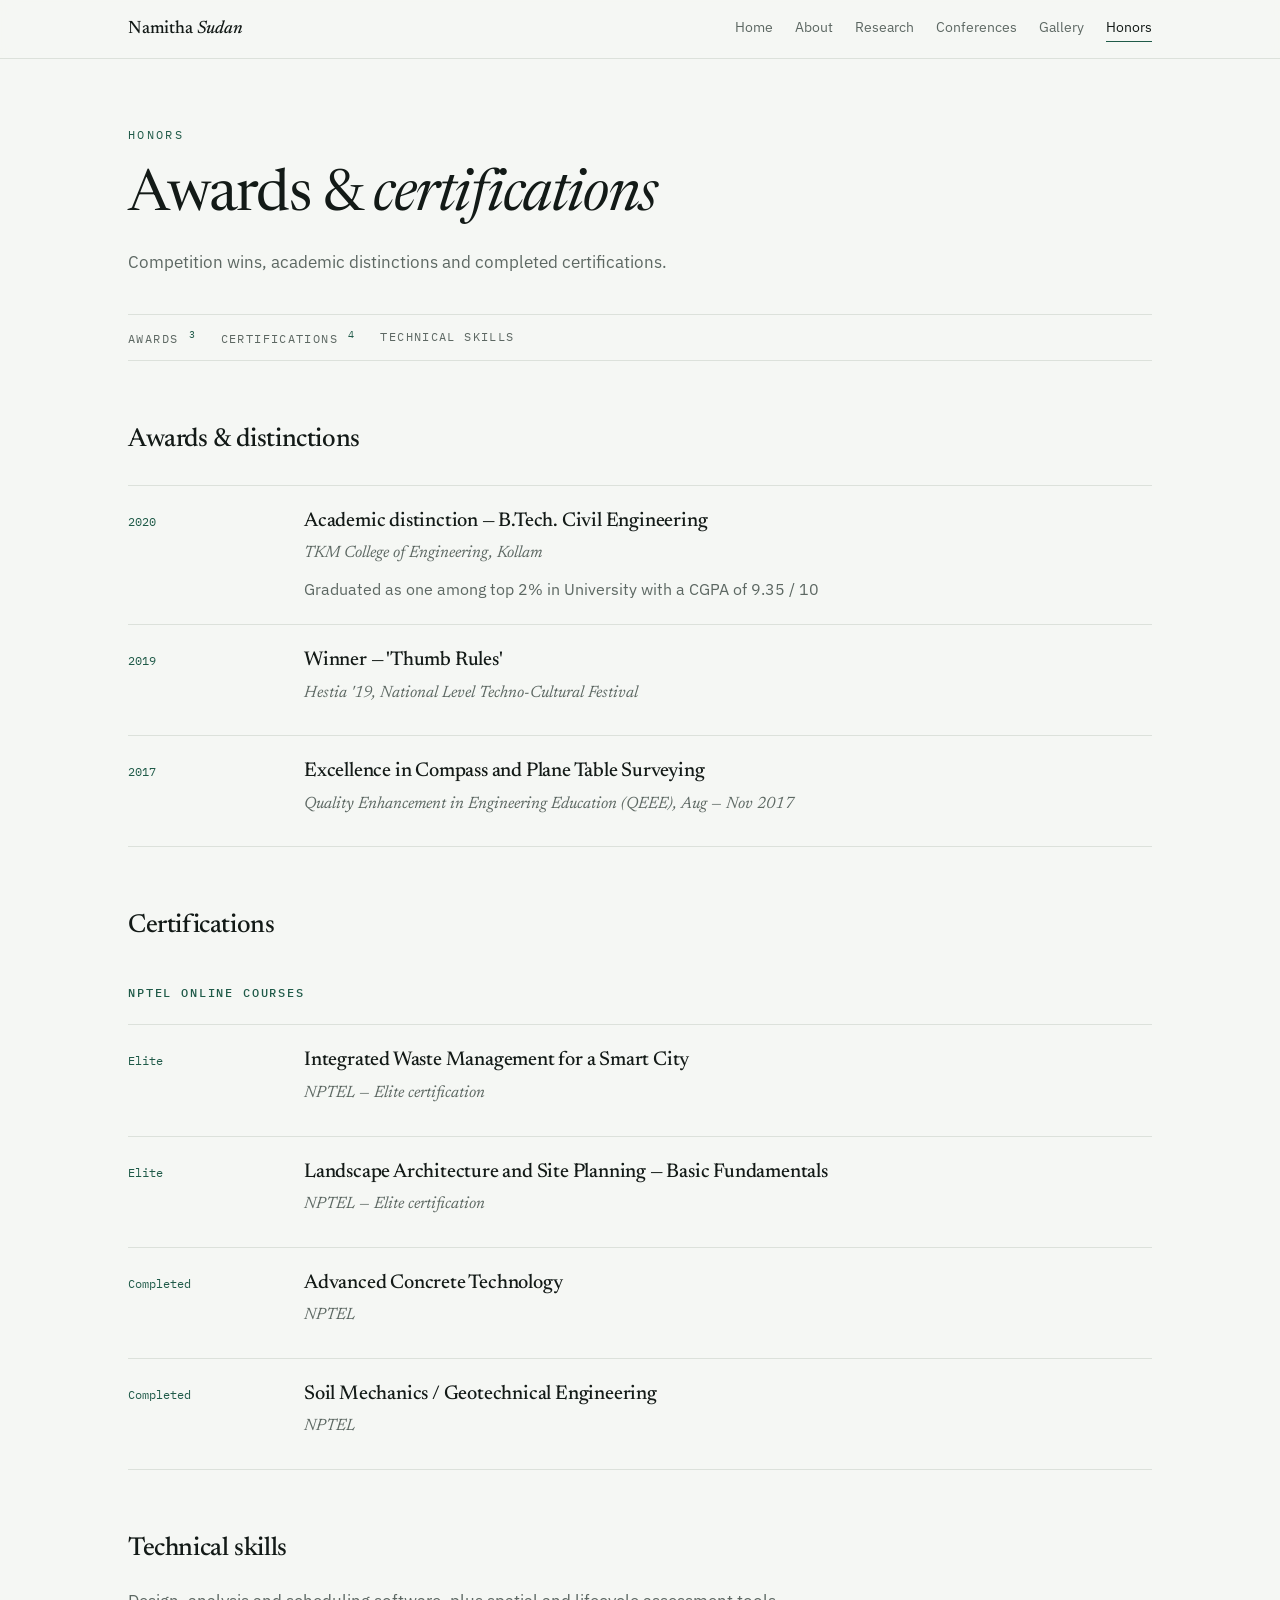
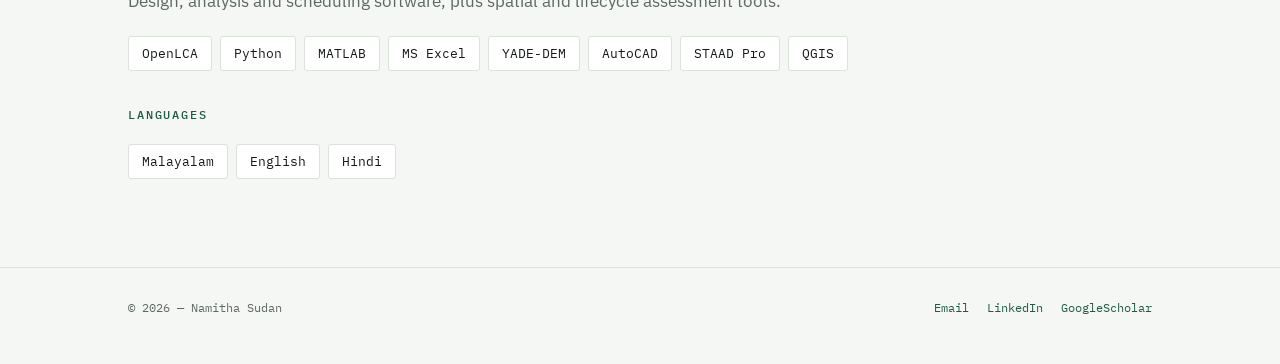
<file: honors.html>
<!DOCTYPE html>
<html lang="en">
<head>
<meta charset="utf-8">
<meta name="viewport" content="width=device-width, initial-scale=1">
<title>Honors — Namitha Sudan</title>
<meta name="description" content="Awards, certifications and technical skills of Namitha Sudan, civil engineering researcher.">
<link rel="preconnect" href="https://fonts.googleapis.com">
<link rel="preconnect" href="https://fonts.gstatic.com" crossorigin>
<link href="https://fonts.googleapis.com/css2?family=IBM+Plex+Mono:wght@400;500&family=IBM+Plex+Sans:wght@400;500;600&family=Newsreader:ital,opsz,wght@0,6..72,300..600;1,6..72,300..600&display=swap" rel="stylesheet">
<link rel="stylesheet" href="style.css">
</head>
<body>

<header class="top">
  <div class="wrap">
    <a class="sig" href="index.html">Namitha <em>Sudan</em></a>
    <nav class="menu" aria-label="Pages">
      <a href="index.html">Home</a>
      <a href="about.html">About</a>
      <a href="research.html">Research</a>
      <a href="conferences.html">Conferences</a>
      <a href="gallery.html">Gallery</a>
      <a href="honors.html" aria-current="page">Honors</a>
    </nav>
  </div>
</header>

<main class="wrap">
  <div class="pagehead">
    <p class="kicker">Honors</p>
    <h2 class="title">Awards &amp; <em>certifications</em></h2>
    <p class="intro">Competition wins, academic distinctions and completed certifications.</p>

    <nav class="contents" aria-label="On this page">
      <a href="#awards">Awards <sup>3</sup></a>
      <a href="#certifications">Certifications <sup>4</sup></a>
      <a href="#skills">Technical skills</a>
    </nav>
  </div>

  <section id="awards">
    <h3 class="sec">Awards &amp; distinctions</h3>
    <ul class="entries">
      <li>
        <div class="meta">2020</div>
        <div class="body">
          <h5>Academic distinction — B.Tech. Civil Engineering</h5>
          <p class="where">TKM College of Engineering, Kollam</p>
          <p class="note">Graduated as one among top 2% in University with a CGPA of 9.35 / 10</p>
        </div>
      </li>
      <li>
        <div class="meta">2019</div>
        <div class="body">
          <h5>Winner — 'Thumb Rules'</h5>
          <p class="where">Hestia '19, National Level Techno-Cultural Festival</p>
        </div>
      </li>
      <li>
        <div class="meta">2017</div>
        <div class="body">
          <h5>Excellence in Compass and Plane Table Surveying</h5>
          <p class="where">Quality Enhancement in Engineering Education (QEEE), Aug — Nov 2017</p>
        </div>
      </li>

    </ul>
  </section>

  <section id="certifications">
    <h3 class="sec">Certifications</h3>
    <h4 class="sub">NPTEL online courses</h4>
    <ul class="entries">
      <li>
        <div class="meta">Elite</div>
        <div class="body">
          <h5>Integrated Waste Management for a Smart City</h5>
          <p class="where">NPTEL — Elite certification</p>
        </div>
      </li>
      <li>
        <div class="meta">Elite</div>
        <div class="body">
          <h5>Landscape Architecture and Site Planning — Basic Fundamentals</h5>
          <p class="where">NPTEL — Elite certification</p>
        </div>
      </li>
      <li>
        <div class="meta">Completed</div>
        <div class="body">
          <h5>Advanced Concrete Technology</h5>
          <p class="where">NPTEL</p>
        </div>
      </li>
      <li>
        <div class="meta">Completed</div>
        <div class="body">
          <h5>Soil Mechanics / Geotechnical Engineering</h5>
          <p class="where">NPTEL</p>
        </div>
      </li>
    </ul>
  </section>

  <section id="skills">
    <h3 class="sec">Technical skills</h3>
    <p>Design, analysis and scheduling software, plus spatial and lifecycle assessment tools.</p>
    <ul class="tags">
      <li>OpenLCA</li>
      <li>Python</li>
      <li>MATLAB</li>
      <li>MS Excel</li>
      <li>YADE-DEM</li>
      <li>AutoCAD</li>
      <li>STAAD Pro</li>
      <li>QGIS</li>
      <!-- EDIT: add the LCA tools you actually use, e.g. SimaPro, GaBi, openLCA, Python, R -->
    </ul>

    <h4 class="sub">Languages</h4>
    <ul class="tags">
      <li>Malayalam</li>
      <li>English</li>
      <li>Hindi</li>
    </ul>
  </section>
</main>

<footer>
  <div class="wrap">
    <span>© <span class="yr">2026</span> — Namitha Sudan</span>
    <nav>
      <a href="mailto:namithasudan@gmail.com">Email</a>
      <a href="https://www.linkedin.com/in/namitha-s-a94753147/">LinkedIn</a>
      <a href="https://scholar.google.com/citations?user=CbE-fbQAAAAJ&hl=en&authuser=1">GoogleScholar</a>
    </nav>
  </div>
</footer>

<script>document.querySelectorAll('.yr').forEach(e=>e.textContent=new Date().getFullYear());</script>
</body>
</html>
</file>
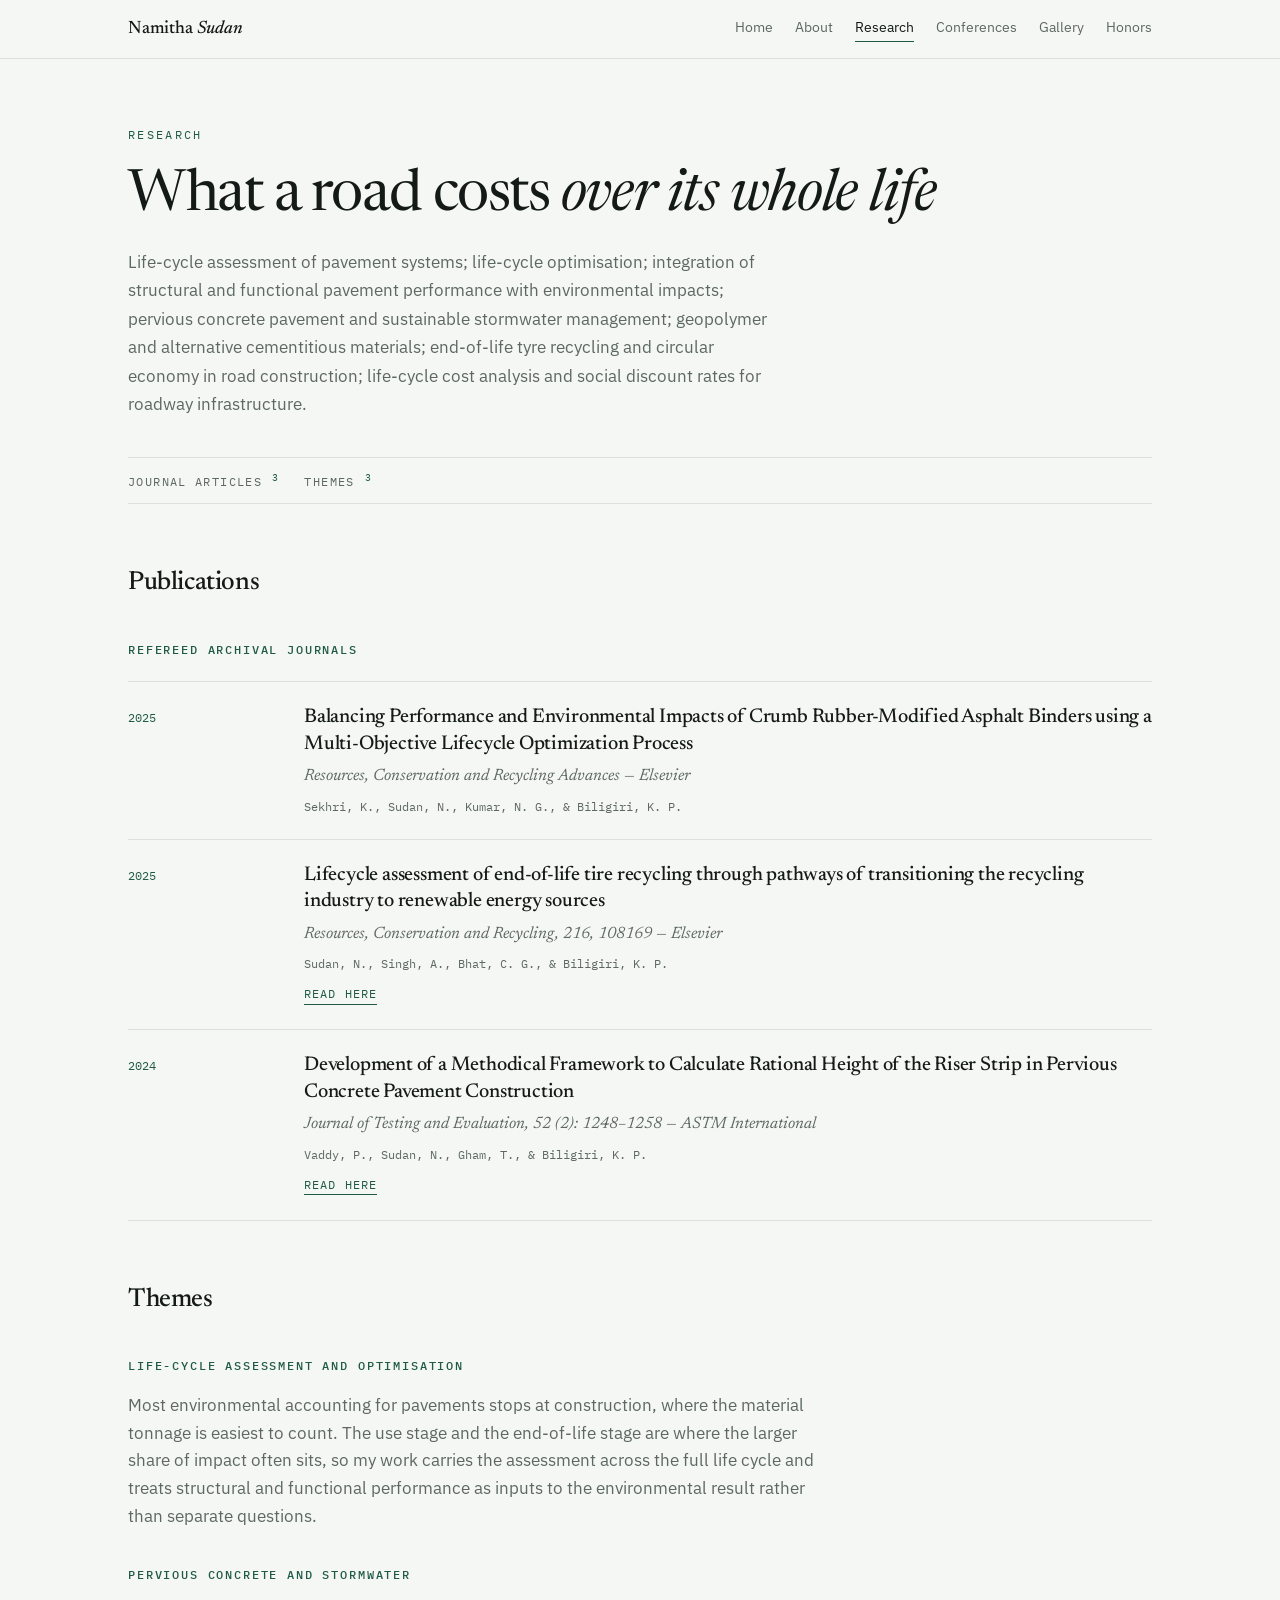
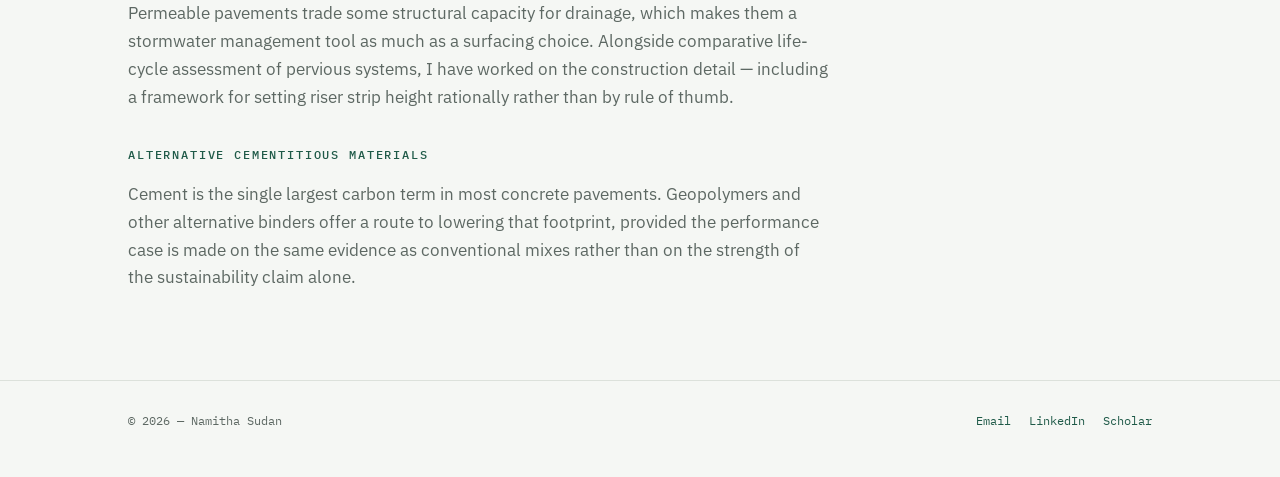
<file: research.html>
<!DOCTYPE html>
<html lang="en">
<head>
<meta charset="utf-8">
<meta name="viewport" content="width=device-width, initial-scale=1">
<title>Research — Namitha Sudan</title>
<meta name="description" content="Research interests and peer-reviewed journal publications of Namitha Sudan on pavement lifecycle assessment, pervious concrete and tyre recycling.">
<link rel="preconnect" href="https://fonts.googleapis.com">
<link rel="preconnect" href="https://fonts.gstatic.com" crossorigin>
<link href="https://fonts.googleapis.com/css2?family=IBM+Plex+Mono:wght@400;500&family=IBM+Plex+Sans:wght@400;500;600&family=Newsreader:ital,opsz,wght@0,6..72,300..600;1,6..72,300..600&display=swap" rel="stylesheet">
<link rel="stylesheet" href="style.css">
</head>
<body>

<header class="top">
  <div class="wrap">
    <a class="sig" href="index.html">Namitha <em>Sudan</em></a>
    <nav class="menu" aria-label="Pages">
      <a href="index.html">Home</a>
      <a href="about.html">About</a>
      <a href="research.html" aria-current="page">Research</a>
      <a href="conferences.html">Conferences</a>
      <a href="gallery.html">Gallery</a>
      <a href="honors.html">Honors</a>
    </nav>
  </div>
</header>

<main class="wrap">
  <div class="pagehead">
    <p class="kicker">Research</p>
    <h2 class="title">What a road costs <em>over its whole life</em></h2>
    <p class="intro">Life-cycle assessment of pavement systems; life-cycle optimisation; integration of structural and functional pavement performance with environmental impacts; pervious concrete pavement and sustainable stormwater management; geopolymer and alternative cementitious materials; end-of-life tyre recycling and circular economy in road construction; life-cycle cost analysis and social discount rates for roadway infrastructure.</p>

    <nav class="contents" aria-label="On this page">
      <a href="#journals">Journal articles <sup>3</sup></a>
      <a href="#themes">Themes <sup>3</sup></a>
    </nav>
  </div>

  <section id="journals">
    <h3 class="sec">Publications</h3>
    <h4 class="sub">Refereed archival journals</h4>
    <ul class="entries">
      <li>
        <div class="meta">2025</div>
        <div class="body">
          <h5>Balancing Performance and Environmental Impacts of Crumb Rubber-Modified Asphalt Binders using a Multi-Objective Lifecycle Optimization Process</h5>
          <p class="where">Resources, Conservation and Recycling Advances — Elsevier</p>
          <p class="who">Sekhri, K., Sudan, N., Kumar, N. G., &amp; Biligiri, K. P.</p>
          <!-- EDIT: add the DOI link once the article is assigned one
          <a class="read" href="https://doi.org/">Read here</a>
          -->
        </div>
      </li>
      <li>
        <div class="meta">2025</div>
        <div class="body">
          <h5>Lifecycle assessment of end-of-life tire recycling through pathways of transitioning the recycling industry to renewable energy sources</h5>
          <p class="where">Resources, Conservation and Recycling, 216, 108169 — Elsevier</p>
          <p class="who">Sudan, N., Singh, A., Bhat, C. G., &amp; Biligiri, K. P.</p>
          <a class="read" href="https://doi.org/10.1016/j.resconrec.2025.108169">Read here</a>
        </div>
      </li>
      <li>
        <div class="meta">2024</div>
        <div class="body">
          <h5>Development of a Methodical Framework to Calculate Rational Height of the Riser Strip in Pervious Concrete Pavement Construction</h5>
          <p class="where">Journal of Testing and Evaluation, 52 (2): 1248–1258 — ASTM International</p>
          <p class="who">Vaddy, P., Sudan, N., Gham, T., &amp; Biligiri, K. P.</p>
          <a class="read" href="https://doi.org/10.1520/JTE20230405">Read here</a>
        </div>
      </li>
    </ul>
  </section>

  <!-- EDIT: reword these three paragraphs in your own voice, or delete the section -->
  <section id="themes">
    <h3 class="sec">Themes</h3>

    <h4 class="sub">Life-cycle assessment and optimisation</h4>
    <p>Most environmental accounting for pavements stops at construction, where the material tonnage is easiest to count. The use stage and the end-of-life stage are where the larger share of impact often sits, so my work carries the assessment across the full life cycle and treats structural and functional performance as inputs to the environmental result rather than separate questions.</p>

    <h4 class="sub">Pervious concrete and stormwater</h4>
    <p>Permeable pavements trade some structural capacity for drainage, which makes them a stormwater management tool as much as a surfacing choice. Alongside comparative life-cycle assessment of pervious systems, I have worked on the construction detail — including a framework for setting riser strip height rationally rather than by rule of thumb.</p>

    <h4 class="sub">Alternative cementitious materials</h4>
    <p>Cement is the single largest carbon term in most concrete pavements. Geopolymers and other alternative binders offer a route to lowering that footprint, provided the performance case is made on the same evidence as conventional mixes rather than on the strength of the sustainability claim alone.</p>
  </section>
</main>

<footer>
  <div class="wrap">
    <span>© <span class="yr">2026</span> — Namitha Sudan</span>
    <nav>
      <a href="mailto:namithasudan@gmail.com">Email</a>
      <a href="https://www.linkedin.com/in/namitha-s-a94753147/">LinkedIn</a>
      <a href="https://scholar.google.com/citations?user=CbE-fbQAAAAJ&amp;hl=en">Scholar</a>
    </nav>
  </div>
</footer>

<script>document.querySelectorAll('.yr').forEach(e=>e.textContent=new Date().getFullYear());</script>
</body>
</html>
</file>
<file: style.css>
/* ==========================================================
   Shared styles for all five pages. You rarely need to touch
   this file — edit the .html pages instead. To change the
   accent colour, edit --spruce below.
   ========================================================== */

:root{
  --paper:#F5F7F4;
  --white:#FFFFFF;
  --ink:#131A17;
  --graphite:#5D6863;
  --hair:#DCE1DB;
  --spruce:#1F5A48;
  --spruce-soft:#E9F0EB;

  --serif:"Newsreader",Georgia,serif;
  --sans:"IBM Plex Sans",system-ui,sans-serif;
  --mono:"IBM Plex Mono",ui-monospace,monospace;

  --wrap:1080px;
}

*{box-sizing:border-box}
html{scroll-behavior:smooth}
body{
  margin:0;
  background:var(--paper);
  color:var(--ink);
  font-family:var(--sans);
  font-size:16.5px;
  line-height:1.68;
  -webkit-font-smoothing:antialiased;
}
img{max-width:100%;display:block}
a{color:inherit}
:focus-visible{outline:2.5px solid var(--spruce);outline-offset:3px}

.wrap{max-width:var(--wrap);margin:0 auto;padding:0 28px}

/* ---------- header ---------- */
.top{
  position:sticky;top:0;z-index:20;
  background:rgba(245,247,244,.92);
  backdrop-filter:blur(8px);
  border-bottom:1px solid var(--hair);
}
.top .wrap{
  display:flex;align-items:center;justify-content:space-between;
  gap:20px;padding-top:14px;padding-bottom:14px;
}
.sig{
  font-family:var(--serif);
  font-size:18px;font-weight:500;
  letter-spacing:-.01em;
  text-decoration:none;
}
.sig em{font-style:italic}
.menu{display:flex;gap:22px;flex-wrap:wrap}
.menu a{
  font-size:14px;text-decoration:none;color:var(--graphite);
  padding-bottom:2px;border-bottom:1.5px solid transparent;
  transition:color .18s,border-color .18s;
}
.menu a:hover{color:var(--ink)}
.menu a[aria-current="page"]{color:var(--ink);border-bottom-color:var(--spruce)}

/* ---------- hero (home) ---------- */
.hero{
  display:grid;grid-template-columns:1.15fr .85fr;
  gap:60px;align-items:center;
  padding:82px 0 96px;
}
.kicker{
  font-family:var(--mono);
  font-size:11.5px;text-transform:uppercase;letter-spacing:.2em;
  color:var(--spruce);margin:0 0 22px;
}
h1{
  font-family:var(--serif);
  font-weight:400;
  font-size:clamp(50px,8.2vw,92px);
  line-height:.95;letter-spacing:-.03em;
  margin:0 0 26px;
}
h1 em{font-style:italic;display:block}
.tagline{
  font-family:var(--serif);
  font-size:clamp(20px,2.5vw,27px);
  line-height:1.35;font-weight:300;
  color:var(--ink);
  max-width:26ch;margin:0 0 34px;
}
.links{display:flex;flex-wrap:wrap;gap:10px;list-style:none;margin:0;padding:0}
.links a{
  display:inline-block;
  font-family:var(--mono);font-size:12.5px;
  text-decoration:none;
  padding:8px 15px;
  border:1px solid var(--hair);border-radius:99px;
  background:var(--white);
  transition:border-color .18s,color .18s;
}
.links a:hover{border-color:var(--spruce);color:var(--spruce)}

.portrait{
  border:1px solid var(--hair);
  padding:9px;background:var(--white);
}
.portrait img{aspect-ratio:4/5;object-fit:cover;width:100%;background:var(--spruce-soft)}

/* ---------- page head ---------- */
.pagehead{padding:66px 0 0}
h2.title{
  font-family:var(--serif);font-weight:400;
  font-size:clamp(34px,5.4vw,58px);
  line-height:1.02;letter-spacing:-.025em;
  margin:0 0 22px;
}
h2.title em{font-style:italic}
.intro{
  font-size:17px;color:var(--graphite);
  max-width:66ch;margin:0 0 16px;
}
.intro a{color:var(--spruce)}

/* signature element: contents rail with real item counts */
.contents{
  display:flex;flex-wrap:wrap;gap:0 26px;
  border-top:1px solid var(--hair);border-bottom:1px solid var(--hair);
  margin:38px 0 0;padding:12px 0;
  font-family:var(--mono);font-size:11.5px;
  text-transform:uppercase;letter-spacing:.12em;
}
.contents a{text-decoration:none;color:var(--graphite)}
.contents a:hover{color:var(--ink)}
.contents sup{color:var(--spruce);font-size:9.5px;letter-spacing:0;margin-left:2px}

/* ---------- sections ---------- */
section{padding:58px 0 0}
h3.sec{
  font-family:var(--serif);font-weight:500;
  font-size:26px;letter-spacing:-.015em;
  margin:0 0 6px;
}
h4.sub{
  font-family:var(--mono);font-weight:500;
  font-size:11.5px;text-transform:uppercase;letter-spacing:.16em;
  color:var(--spruce);
  margin:34px 0 0;
}
p{color:var(--graphite);max-width:70ch}
.prose p{font-family:var(--serif);font-size:18.5px;line-height:1.7;color:var(--ink)}
.prose a{color:var(--spruce)}

/* entry list — used for education, publications, talks, honors */
.entries{list-style:none;margin:22px 0 0;padding:0}
.entries li{
  display:grid;grid-template-columns:150px 1fr;gap:26px;
  padding:22px 0;border-top:1px solid var(--hair);
}
.entries li:last-child{border-bottom:1px solid var(--hair)}
.meta{
  font-family:var(--mono);font-size:12px;line-height:1.6;
  color:var(--spruce);padding-top:4px;
}
.meta span{display:block;color:var(--graphite)}
.body h5{
  font-family:var(--serif);font-weight:500;
  font-size:20px;line-height:1.32;letter-spacing:-.01em;
  margin:0 0 6px;
}
.body .where{
  font-family:var(--serif);font-style:italic;
  font-size:16.5px;color:var(--graphite);margin:0 0 6px;
}
.body .who{
  font-family:var(--mono);font-size:12px;
  color:var(--graphite);margin:0;
}
.body .note{font-size:15.5px;margin:8px 0 0}
.body ul{margin:6px 0 0;padding-left:18px;color:var(--graphite);font-size:15.5px}
.read{
  display:inline-block;margin-top:10px;
  font-family:var(--mono);font-size:11.5px;
  text-transform:uppercase;letter-spacing:.1em;
  color:var(--spruce);text-decoration:none;
  border-bottom:1px solid var(--spruce);
}

/* simple two-column pairs — affiliations */
.pairs{list-style:none;margin:18px 0 0;padding:0}
.pairs li{
  display:grid;grid-template-columns:230px 1fr;gap:26px;
  padding:14px 0;border-top:1px solid var(--hair);
  font-size:15.5px;
}
.pairs li:last-child{border-bottom:1px solid var(--hair)}
.pairs strong{font-weight:600}
.pairs span{color:var(--graphite)}

.tags{display:flex;flex-wrap:wrap;gap:8px;list-style:none;margin:20px 0 0;padding:0}
.tags li{
  font-family:var(--mono);font-size:12.5px;
  padding:6px 13px;background:var(--white);
  border:1px solid var(--hair);border-radius:3px;
}

/* ---------- footer ---------- */
footer{
  margin-top:88px;
  border-top:1px solid var(--hair);
  padding:30px 0 46px;
}
footer .wrap{
  display:flex;flex-wrap:wrap;gap:16px 26px;
  align-items:center;justify-content:space-between;
  font-family:var(--mono);font-size:12px;color:var(--graphite);
}
footer a{color:var(--spruce);text-decoration:none}
footer nav{display:flex;gap:18px;flex-wrap:wrap}

/* ---------- responsive ---------- */
@media (max-width:820px){
  .hero{grid-template-columns:1fr;gap:38px;padding:44px 0 60px}
  .portrait{max-width:300px}
  .entries li,.pairs li{grid-template-columns:1fr;gap:8px}
  .meta{padding-top:0}
  .top .wrap{flex-direction:column;align-items:flex-start;gap:10px}
  .menu{gap:16px}
  .pagehead{padding-top:40px}
}

@media (prefers-reduced-motion:reduce){
  html{scroll-behavior:auto}
  *{transition:none!important}
}

@media print{
  .top,.contents,footer nav{display:none}
  body{background:#fff;font-size:11pt}
}
</file>
